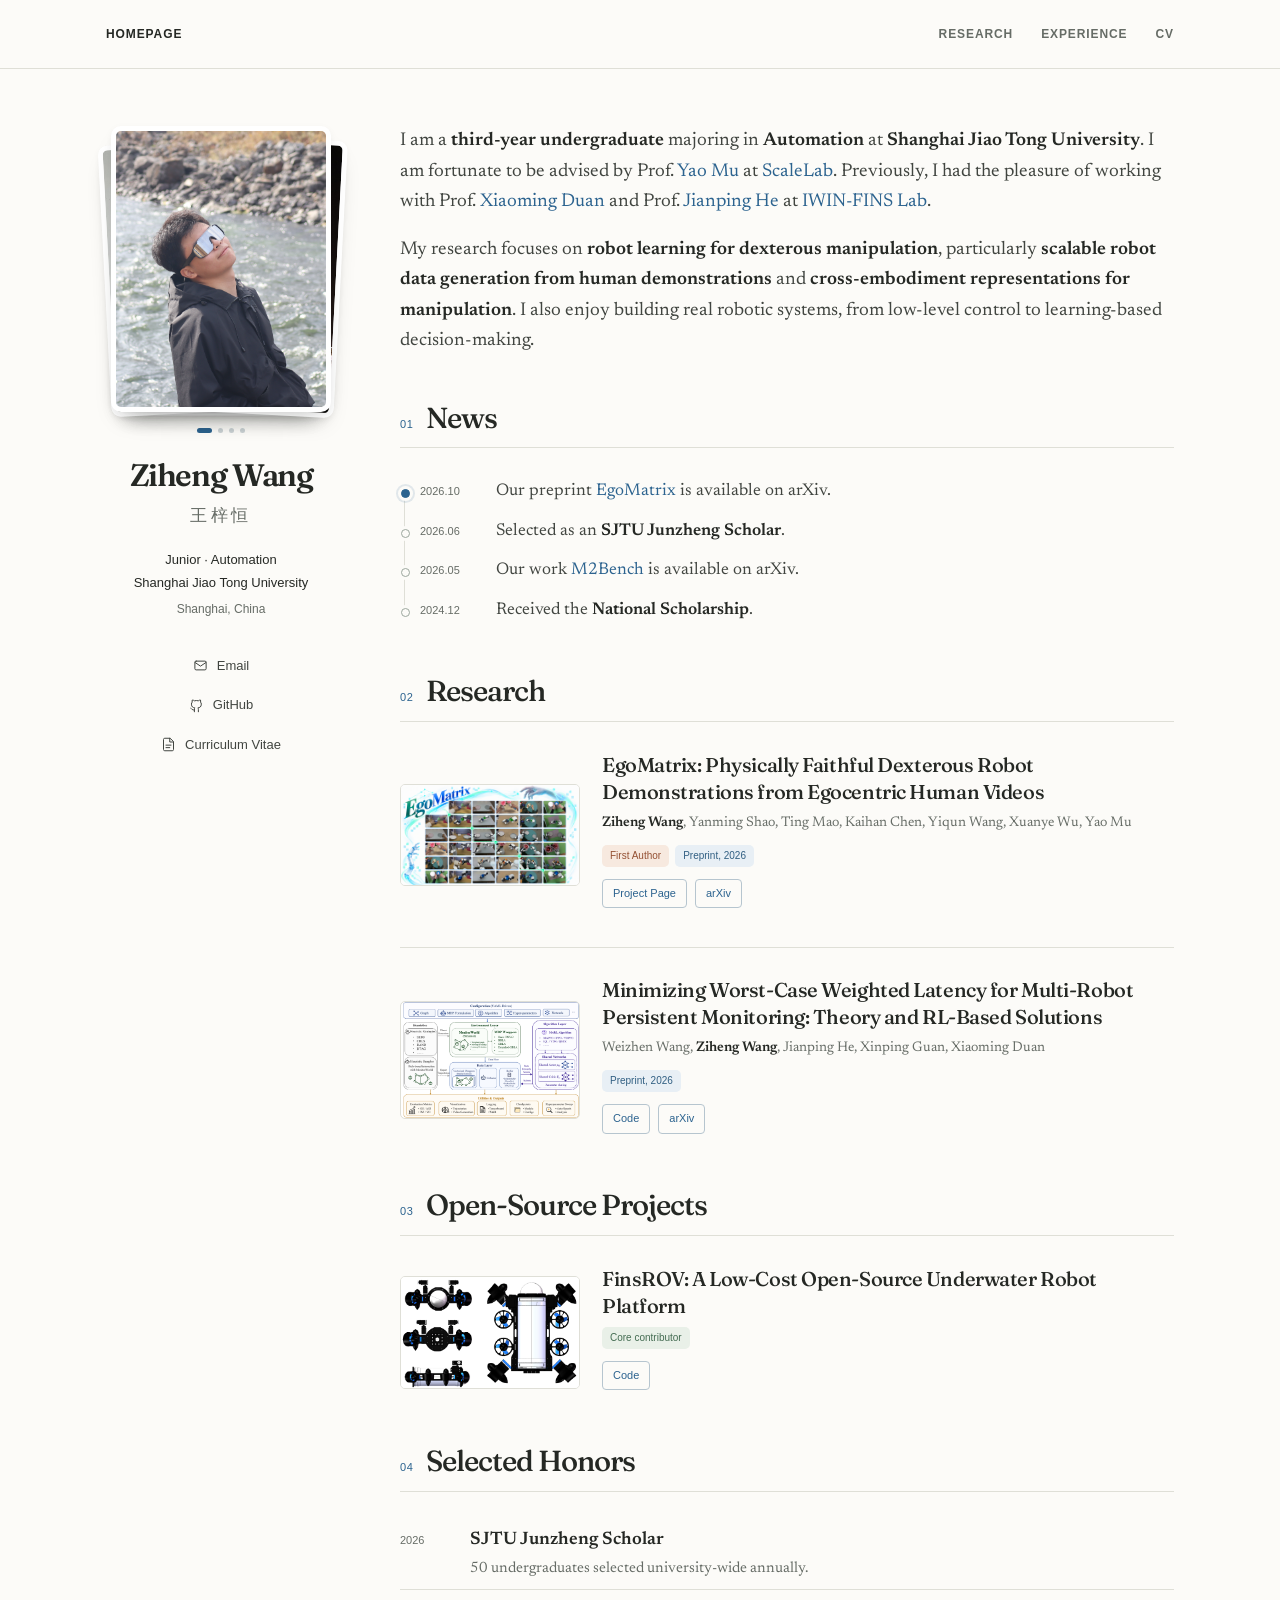
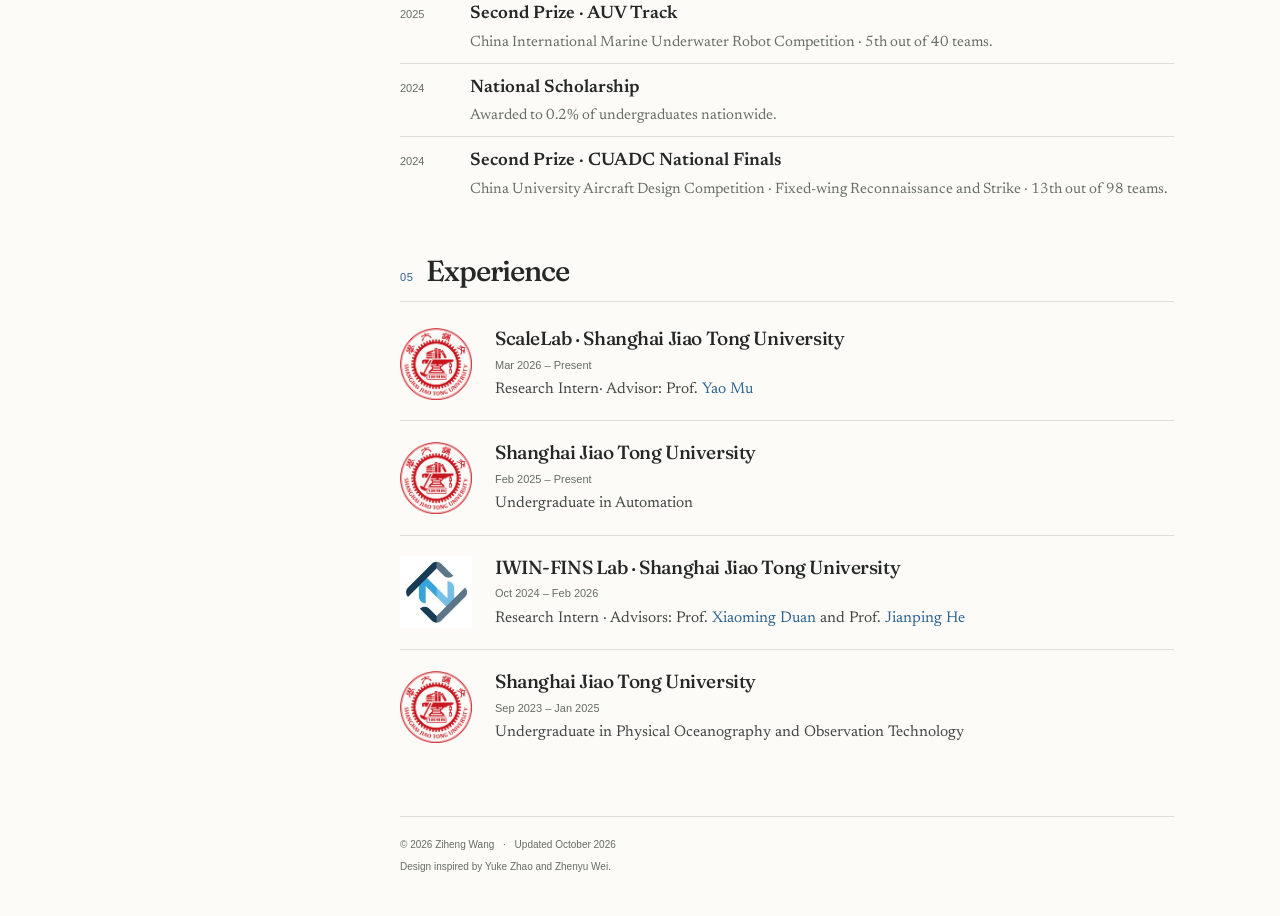
<file: index.html>
<!doctype html>
<html lang="en">
<head>
  <meta charset="utf-8">
  <meta name="viewport" content="width=device-width, initial-scale=1">
  <meta name="description" content="Ziheng Wang, a third-year undergraduate majoring in Automation at Shanghai Jiao Tong University. Research in robot learning for dexterous manipulation.">
  <meta name="theme-color" content="#fcfbf8">
  <meta property="og:type" content="website">
  <meta property="og:title" content="Ziheng Wang | 王梓恒">
  <meta property="og:description" content="Robot learning for dexterous manipulation. Third-year undergraduate at Shanghai Jiao Tong University.">
  <meta property="og:url" content="https://spikew726.github.io/">
  <title>Ziheng Wang | 王梓恒</title>
  <link rel="icon" href="assets/favicon.svg" type="image/svg+xml">
  <link rel="stylesheet" href="style.css?v=portrait-stack-1">
  <script src="portrait.js?v=portrait-stack-1" defer></script>
</head>
<body id="top">
  <a class="skip-link" href="#main">Skip to content</a>
  <header class="topbar">
    <nav class="navigation" aria-label="Main navigation">
      <a class="nav-home" href="#top">Homepage</a>
      <div class="nav-sections">
        <a href="#research">Research</a>
        <a href="#experience">Experience</a>
        <a href="assets/Ziheng_Wang_CV.pdf" target="_blank" rel="noopener">CV</a>
      </div>
    </nav>
  </header>

  <div class="layout">
    <aside class="profile" aria-label="About Ziheng Wang">
      <div class="portrait-gallery">
        <button class="portrait" type="button" disabled aria-label="Browse personal photos" title="Click for the next photo, or use the left and right arrow keys">
          <span class="portrait-card" data-position="0">
            <span class="portrait-window"><img src="assets/portrait.jpg" alt="Ziheng Wang by a river in Inner Mongolia" fetchpriority="high" draggable="false" style="--position: 43% center; --zoom: 1.2"></span>
          </span>
          <span class="portrait-card" data-position="1" aria-hidden="true" hidden>
            <span class="portrait-window"><img src="assets/homepage2.jpg" alt="Ziheng Wang in front of the Shanghai skyline at night" fetchpriority="low" draggable="false" style="--position: 25% center"></span>
          </span>
          <span class="portrait-card" data-position="2" aria-hidden="true" hidden>
            <span class="portrait-window"><img src="assets/homepage3.jpg" alt="Ziheng Wang giving a presentation" fetchpriority="low" draggable="false" style="--position: 40% center"></span>
          </span>
          <span class="portrait-card" data-position="3" aria-hidden="true" hidden>
            <span class="portrait-window"><img src="assets/homepage4.jpg" alt="Ziheng Wang smiling and making a peace sign" fetchpriority="low" draggable="false"></span>
          </span>
        </button>
        <div class="portrait-dots" aria-hidden="true" hidden>
          <span class="is-current"></span><span></span><span></span><span></span>
        </div>
        <span class="visually-hidden" id="portrait-status" aria-live="polite"></span>
      </div>
      <h1>Ziheng Wang <span class="chinese-name" lang="zh-CN">王梓恒</span></h1>
      <p class="affiliation">Junior · Automation<br>Shanghai Jiao Tong University</p>
      <p class="location">Shanghai, China</p>
      <ul class="profile-links">
        <li><a href="mailto:wzh0726@sjtu.edu.cn"><svg viewBox="0 0 24 24" aria-hidden="true"><rect x="3" y="5" width="18" height="14" rx="2"/><path d="m3 7 9 6 9-6"/></svg>Email</a></li>
        <li><a href="https://github.com/SpikeW726" target="_blank" rel="noopener"><svg viewBox="0 0 24 24" aria-hidden="true"><path d="M9 19c-4.3 1.3-4.3-2.2-6-2.7M15 22v-3.9c0-1.1-.4-1.9-.8-2.3 2.7-.3 5.5-1.3 5.5-6a4.7 4.7 0 0 0-1.3-3.3 4.3 4.3 0 0 0-.1-3.3s-1-.3-3.4 1.3a11.5 11.5 0 0 0-6.2 0C6.3 2.9 5.3 3.2 5.3 3.2a4.3 4.3 0 0 0-.1 3.3 4.7 4.7 0 0 0-1.3 3.3c0 4.7 2.8 5.7 5.5 6-.4.4-.8 1.2-.8 2.3V22"/></svg>GitHub</a></li>
        <li><a href="assets/Ziheng_Wang_CV.pdf" target="_blank" rel="noopener"><svg viewBox="0 0 24 24" aria-hidden="true"><path d="M14 2H6a2 2 0 0 0-2 2v16a2 2 0 0 0 2 2h12a2 2 0 0 0 2-2V8z"/><path d="M14 2v6h6M8 13h8M8 17h6"/></svg>Curriculum Vitae</a></li>
      </ul>
    </aside>

    <main id="main">
      <section class="about" id="about" aria-label="Introduction">
        <p>I am a <strong>third-year undergraduate</strong> majoring in <strong>Automation</strong> at <strong>Shanghai Jiao Tong University</strong>. I am fortunate to be advised by Prof. <a href="https://yaomarkmu.github.io/" target="_blank" rel="noopener">Yao Mu</a> at <a href="https://scalelab-sjtu.github.io/" target="_blank" rel="noopener">ScaleLab</a>. Previously, I had the pleasure of working with Prof. <a href="https://xmduan.github.io/" target="_blank" rel="noopener">Xiaoming Duan</a> and Prof. <a href="https://iwin-fins.com/" target="_blank" rel="noopener">Jianping He</a> at <a href="https://iwin-fins.com/" target="_blank" rel="noopener">IWIN-FINS Lab</a>.</p>
        <p>My research focuses on <strong>robot learning for dexterous manipulation</strong>, particularly <strong>scalable robot data generation from human demonstrations</strong> and <strong>cross-embodiment representations for manipulation</strong>. I also enjoy building real robotic systems, from low-level control to learning-based decision-making.</p>
      </section>

      <section id="news">
        <h2><span class="section-number" aria-hidden="true">01</span>News</h2>
        <ul class="news-list">
          <li><time datetime="2026-10">2026.10</time><span>Our preprint <a href="https://arxiv.org/abs/2610.18822" target="_blank" rel="noopener">EgoMatrix</a> is available on arXiv.</span></li>
          <li><time datetime="2026-06">2026.06</time><span>Selected as an <strong>SJTU Junzheng Scholar</strong>.</span></li>
          <li><time datetime="2026-05">2026.05</time><span>Our work <a href="https://arxiv.org/abs/2605.09633" target="_blank" rel="noopener">M2Bench</a> is available on arXiv.</span></li>
          <li><time datetime="2024-12">2024.12</time><span>Received the <strong>National Scholarship</strong>.</span></li>
        </ul>
      </section>

      <section id="research">
        <h2><span class="section-number" aria-hidden="true">02</span>Research</h2>
        <article class="research-item">
          <a class="research-visual" href="https://spikew726.github.io/EgoMatrix/" target="_blank" rel="noopener" aria-label="Explore the EgoMatrix project">
            <img src="EgoMatrix/assets/images/teaser.png" width="6688" height="3764" alt="EgoMatrix teaser: human demonstrations and corresponding robot observations in different scenes." loading="lazy">
          </a>
          <div class="research-copy">
            <h3><a href="https://spikew726.github.io/EgoMatrix/" target="_blank" rel="noopener">EgoMatrix: Physically Faithful Dexterous Robot Demonstrations from Egocentric Human Videos</a></h3>
            <p class="authors"><strong>Ziheng Wang</strong>, Yanming Shao, Ting Mao, Kaihan Chen, Yiqun Wang, Xuanye Wu, Yao Mu</p>
            <p class="venue"><span class="badge badge-author">First Author</span><span class="badge badge-preprint">Preprint, 2026</span></p>
            <p class="project-links"><a href="https://spikew726.github.io/EgoMatrix/" target="_blank" rel="noopener">Project Page</a><a href="https://arxiv.org/abs/2610.18822" target="_blank" rel="noopener">arXiv</a></p>
          </div>
        </article>

        <article class="research-item">
          <a class="research-visual" href="https://github.com/SpikeW726/M2Bench/" target="_blank" rel="noopener" aria-label="Explore the M2Bench code and architecture">
            <img src="assets/images/m2bench.png" alt="M2Bench platform architecture, from the project README." loading="lazy">
          </a>
          <div class="research-copy">
            <h3><a href="https://arxiv.org/abs/2605.09633" target="_blank" rel="noopener">Minimizing Worst-Case Weighted Latency for Multi-Robot Persistent Monitoring: Theory and RL-Based Solutions</a></h3>
            <p class="authors">Weizhen Wang, <strong>Ziheng Wang</strong>, Jianping He, Xinping Guan, Xiaoming Duan</p>
            <p class="venue"><span class="badge badge-preprint">Preprint, 2026</span></p>
            <p class="project-links"><a href="https://github.com/SpikeW726/M2Bench/" target="_blank" rel="noopener">Code</a><a href="https://arxiv.org/abs/2605.09633" target="_blank" rel="noopener">arXiv</a></p>
          </div>
        </article>
      </section>

      <section id="projects">
        <h2><span class="section-number" aria-hidden="true">03</span>Open-Source Projects</h2>
        <article class="research-item">
          <a class="research-visual" href="https://github.com/IWIN-FINS/FinsROV-An-Underwater-Camera-Based-Multi-Robot-Platform" target="_blank" rel="noopener" aria-label="Explore the FinsROV platform">
            <img src="assets/images/finsrov.png" width="1152" height="723" alt="FinsROV underwater robot: views of the eight-thruster platform from its project README." loading="lazy">
          </a>
          <div class="research-copy">
            <h3><a href="https://github.com/IWIN-FINS/FinsROV-An-Underwater-Camera-Based-Multi-Robot-Platform" target="_blank" rel="noopener">FinsROV: A Low-Cost Open-Source Underwater Robot Platform</a></h3>
            <p class="venue"><span class="badge badge-contributor">Core contributor</span></p>
            <p class="project-links"><a href="https://github.com/IWIN-FINS/FinsROV-An-Underwater-Camera-Based-Multi-Robot-Platform" target="_blank" rel="noopener">Code</a></p>
          </div>
        </article>
      </section>

      <section id="honors">
        <h2><span class="section-number" aria-hidden="true">04</span>Selected Honors</h2>
        <ul class="honors-list">
          <li><time datetime="2026">2026</time><div><strong>SJTU Junzheng Scholar</strong><p>50 undergraduates selected university-wide annually.</p></div></li>
          <li><time datetime="2025">2025</time><div><strong>Second Prize · AUV Track</strong><p>China International Marine Underwater Robot Competition · 5th out of 40 teams.</p></div></li>
          <li><time datetime="2024">2024</time><div><strong>National Scholarship</strong><p>Awarded to 0.2% of undergraduates nationwide.</p></div></li>
          <li><time datetime="2024">2024</time><div><strong>Second Prize · CUADC National Finals</strong><p>China University Aircraft Design Competition · Fixed-wing Reconnaissance and Strike · 13th out of 98 teams.</p></div></li>
        </ul>
      </section>

      <section id="experience">
        <h2><span class="section-number" aria-hidden="true">05</span>Experience</h2>
        <div class="experience-list">
          <article class="experience-item">
            <img src="assets/logos/sjtu.png" width="72" height="72" alt="Shanghai Jiao Tong University emblem" loading="lazy">
            <div>
              <h3><a href="https://scalelab-sjtu.github.io/" target="_blank" rel="noopener">ScaleLab</a> · Shanghai Jiao Tong University</h3>
              <p class="period">Mar 2026 – Present</p>
              <p>Research Intern· Advisor: Prof. <a href="https://yaomarkmu.github.io/" target="_blank" rel="noopener">Yao Mu</a></p>
            </div>
          </article>
          <article class="experience-item">
            <img src="assets/logos/sjtu.png" width="72" height="72" alt="Shanghai Jiao Tong University emblem" loading="lazy">
            <div>
              <h3>Shanghai Jiao Tong University</h3>
              <p class="period">Feb 2025 – Present</p>
              <p>Undergraduate in Automation</p>
            </div>
          </article>
          <article class="experience-item">
            <img src="assets/logos/iwin-fins.jpg" width="72" height="72" alt="IWIN-FINS Lab logo" loading="lazy">
            <div>
              <h3><a href="https://iwin-fins.com/" target="_blank" rel="noopener">IWIN-FINS Lab</a> · Shanghai Jiao Tong University</h3>
              <p class="period">Oct 2024 – Feb 2026</p>
              <p>Research Intern · Advisors: Prof. <a href="https://xmduan.github.io/" target="_blank" rel="noopener">Xiaoming Duan</a> and Prof. <a href="https://iwin-fins.com/" target="_blank" rel="noopener">Jianping He</a></p>
            </div>
          </article>
          <article class="experience-item">
            <img src="assets/logos/sjtu.png" width="72" height="72" alt="Shanghai Jiao Tong University emblem" loading="lazy">
            <div>
              <h3>Shanghai Jiao Tong University</h3>
              <p class="period">Sep 2023 – Jan 2025</p>
              <p>Undergraduate in Physical Oceanography and Observation Technology</p>
            </div>
          </article>
        </div>
      </section>

      <footer>
        <p>© 2026 Ziheng Wang <span aria-hidden="true">·</span> Updated October 2026</p>
        <p>Design inspired by <a href="https://hzeroyuke.github.io/index.html" target="_blank" rel="noopener">Yuke Zhao</a> and <a href="https://zhenyuwei2003.github.io/" target="_blank" rel="noopener">Zhenyu Wei</a>.</p>
      </footer>
    </main>
  </div>
</body>
</html>
</file>
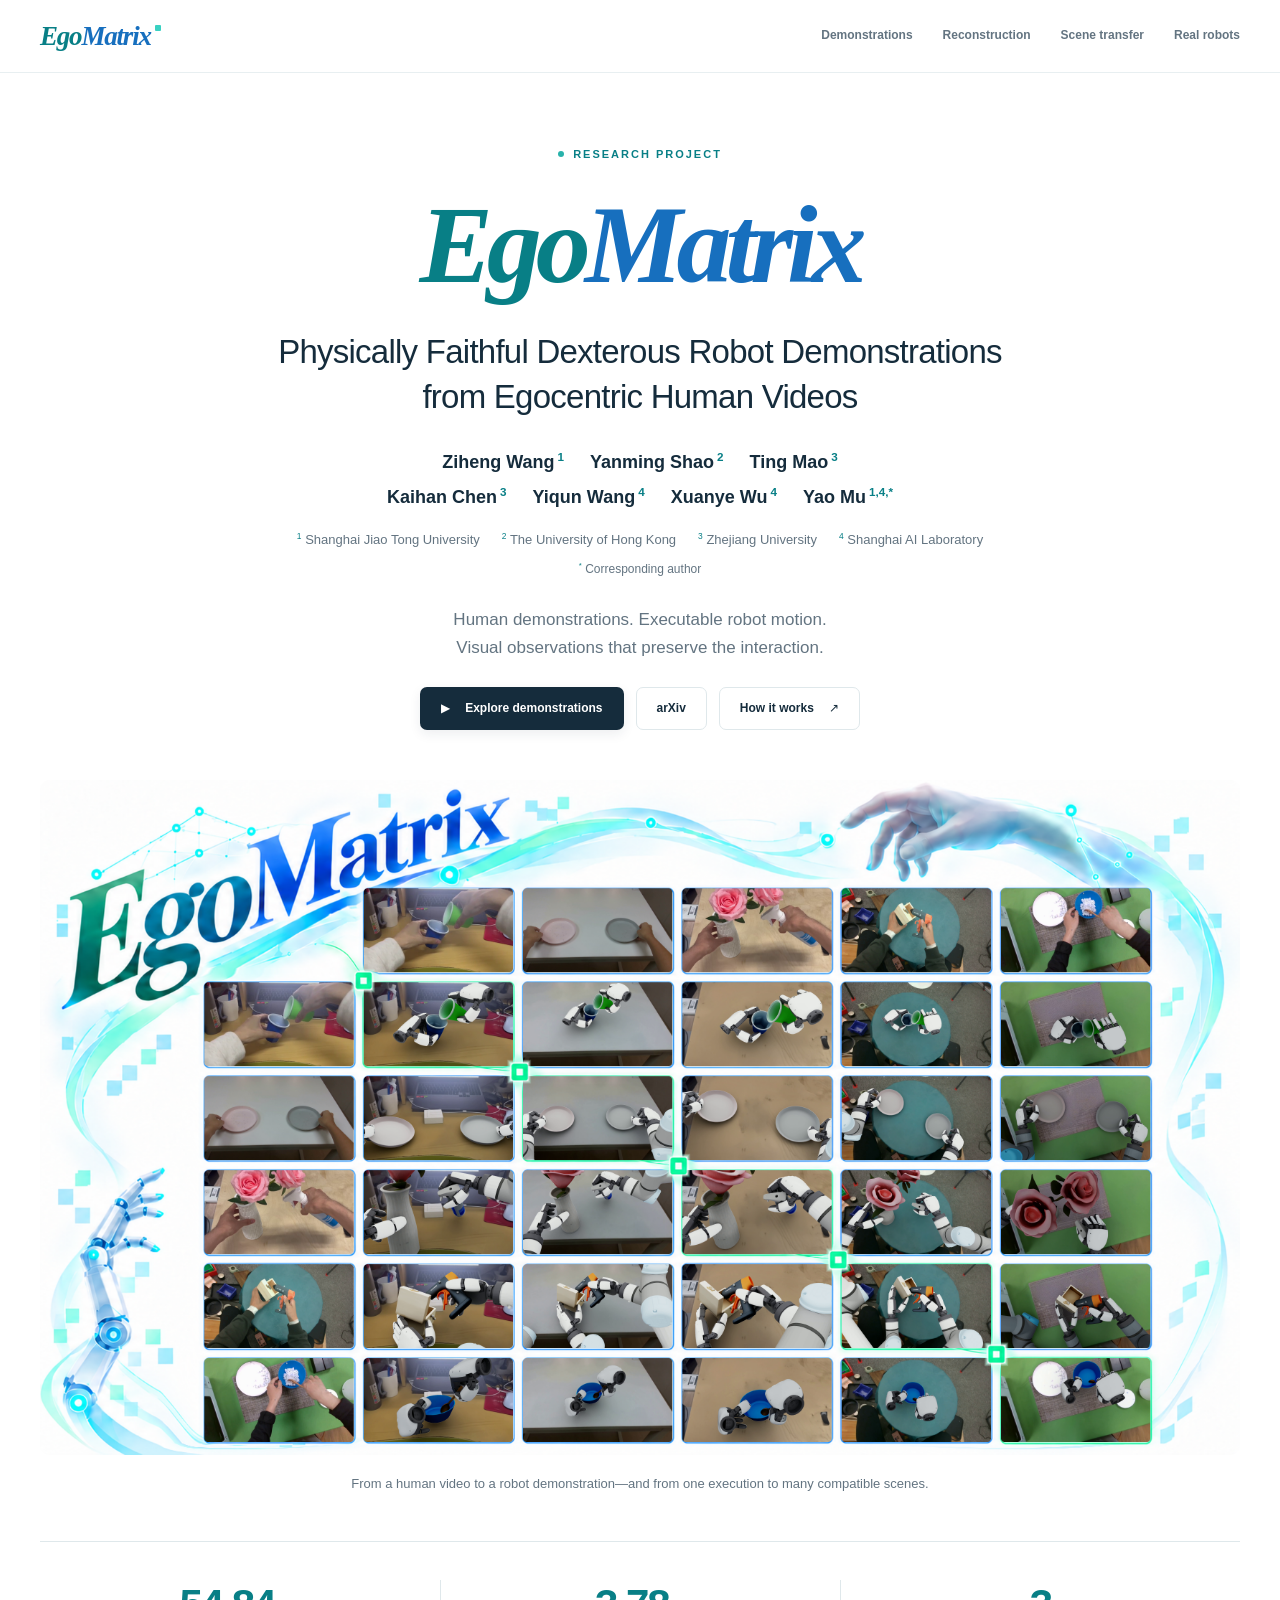
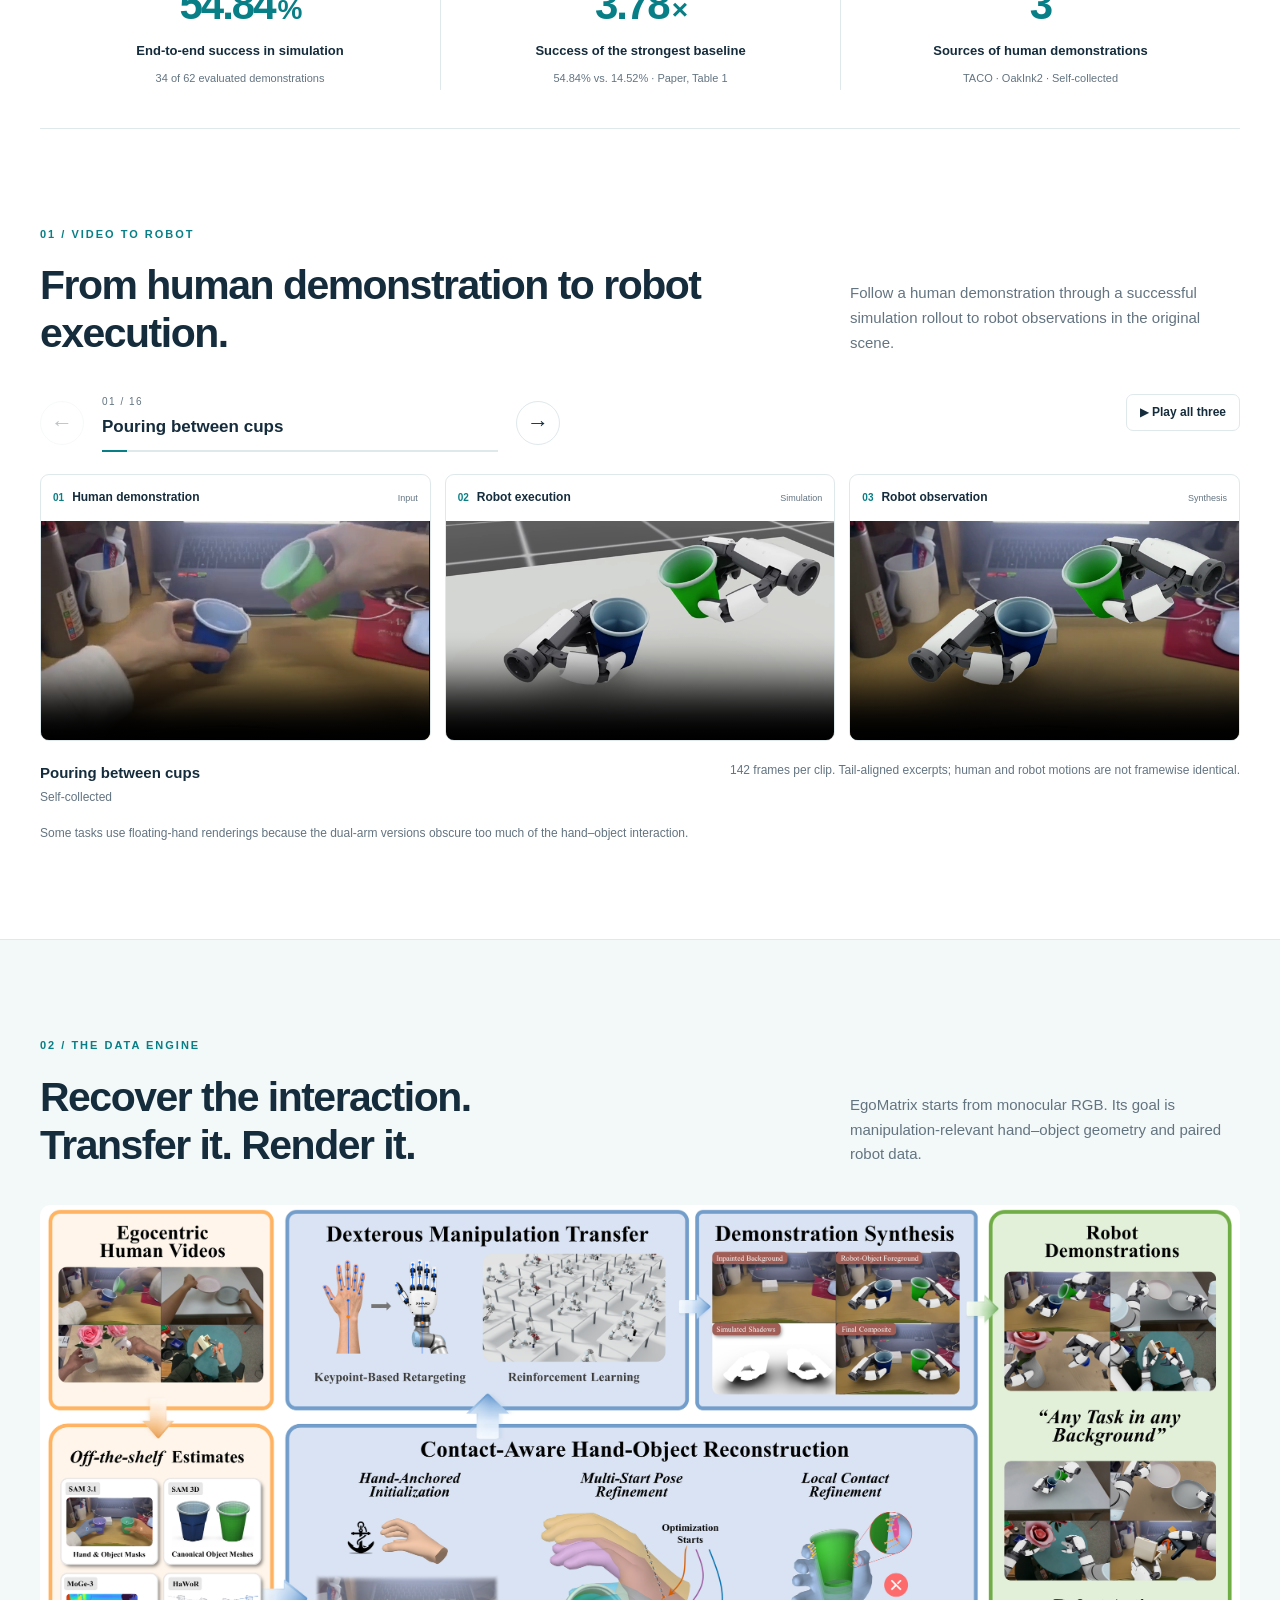
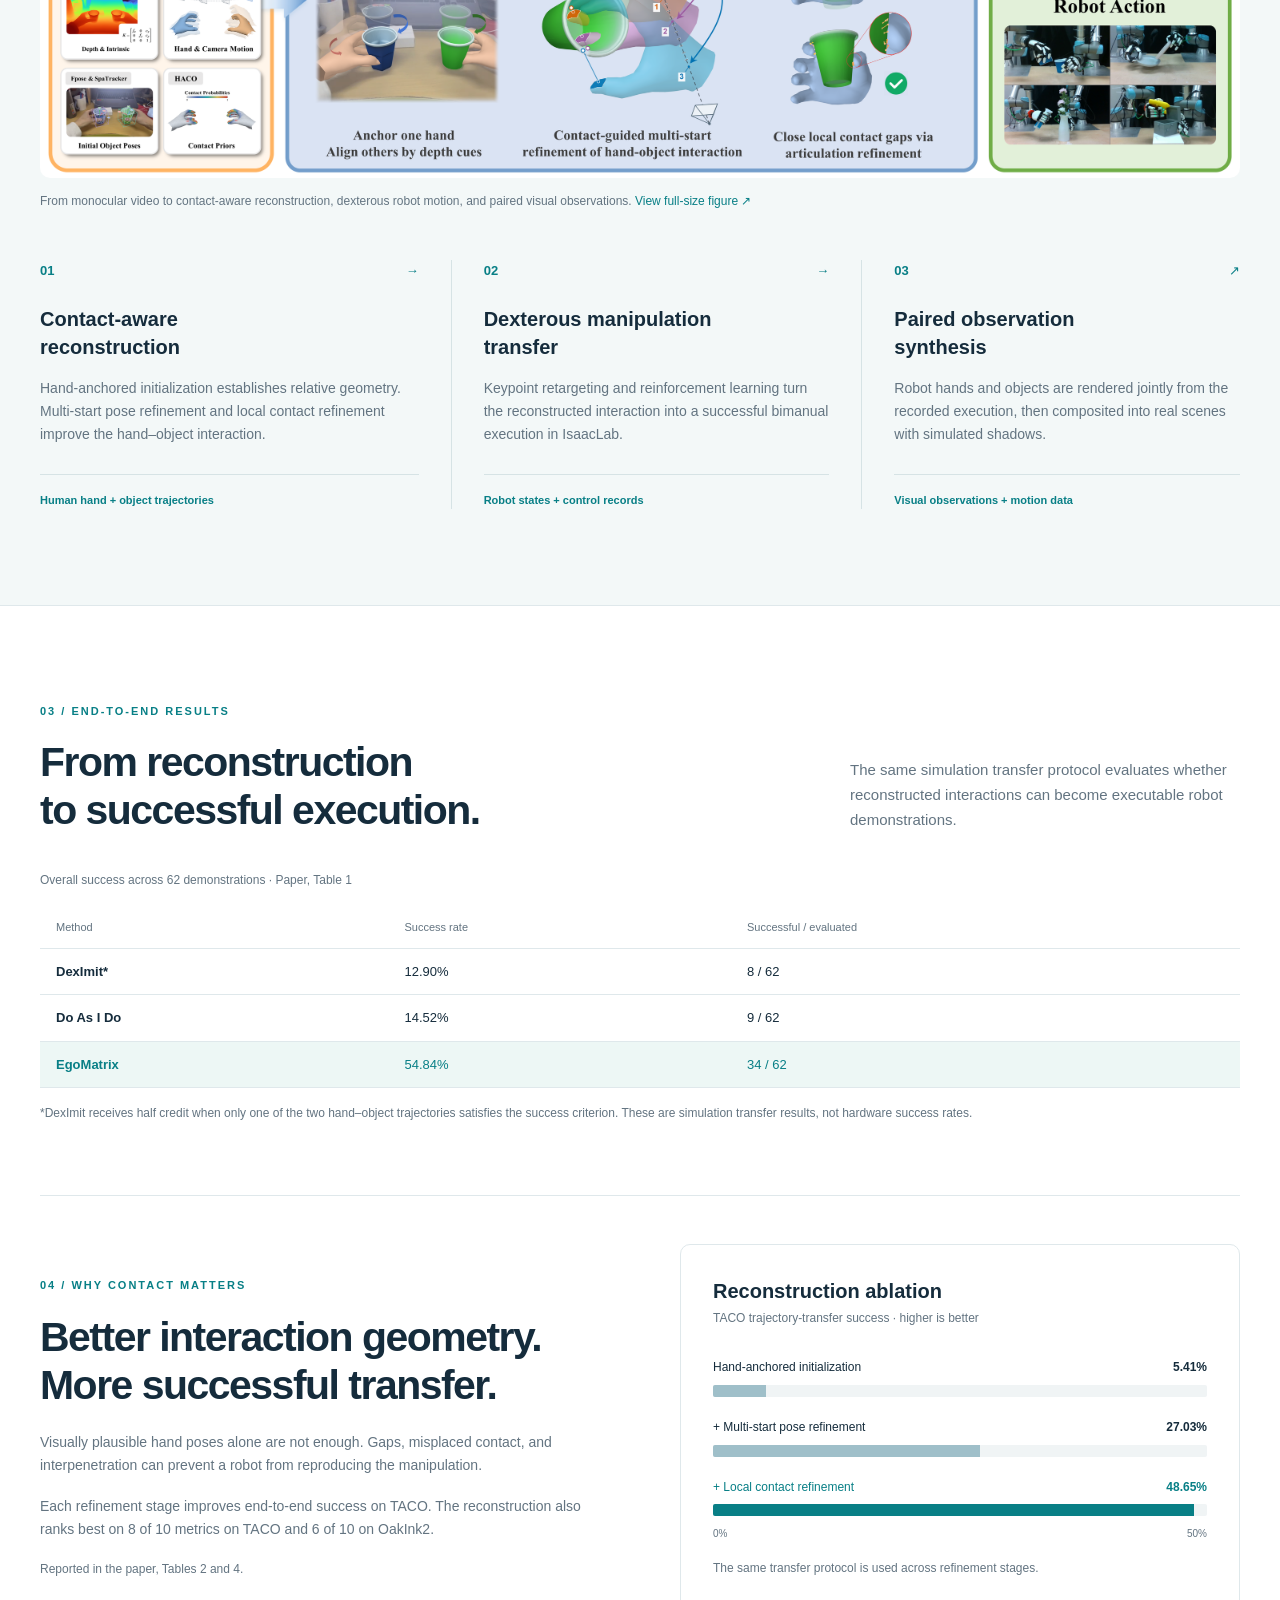
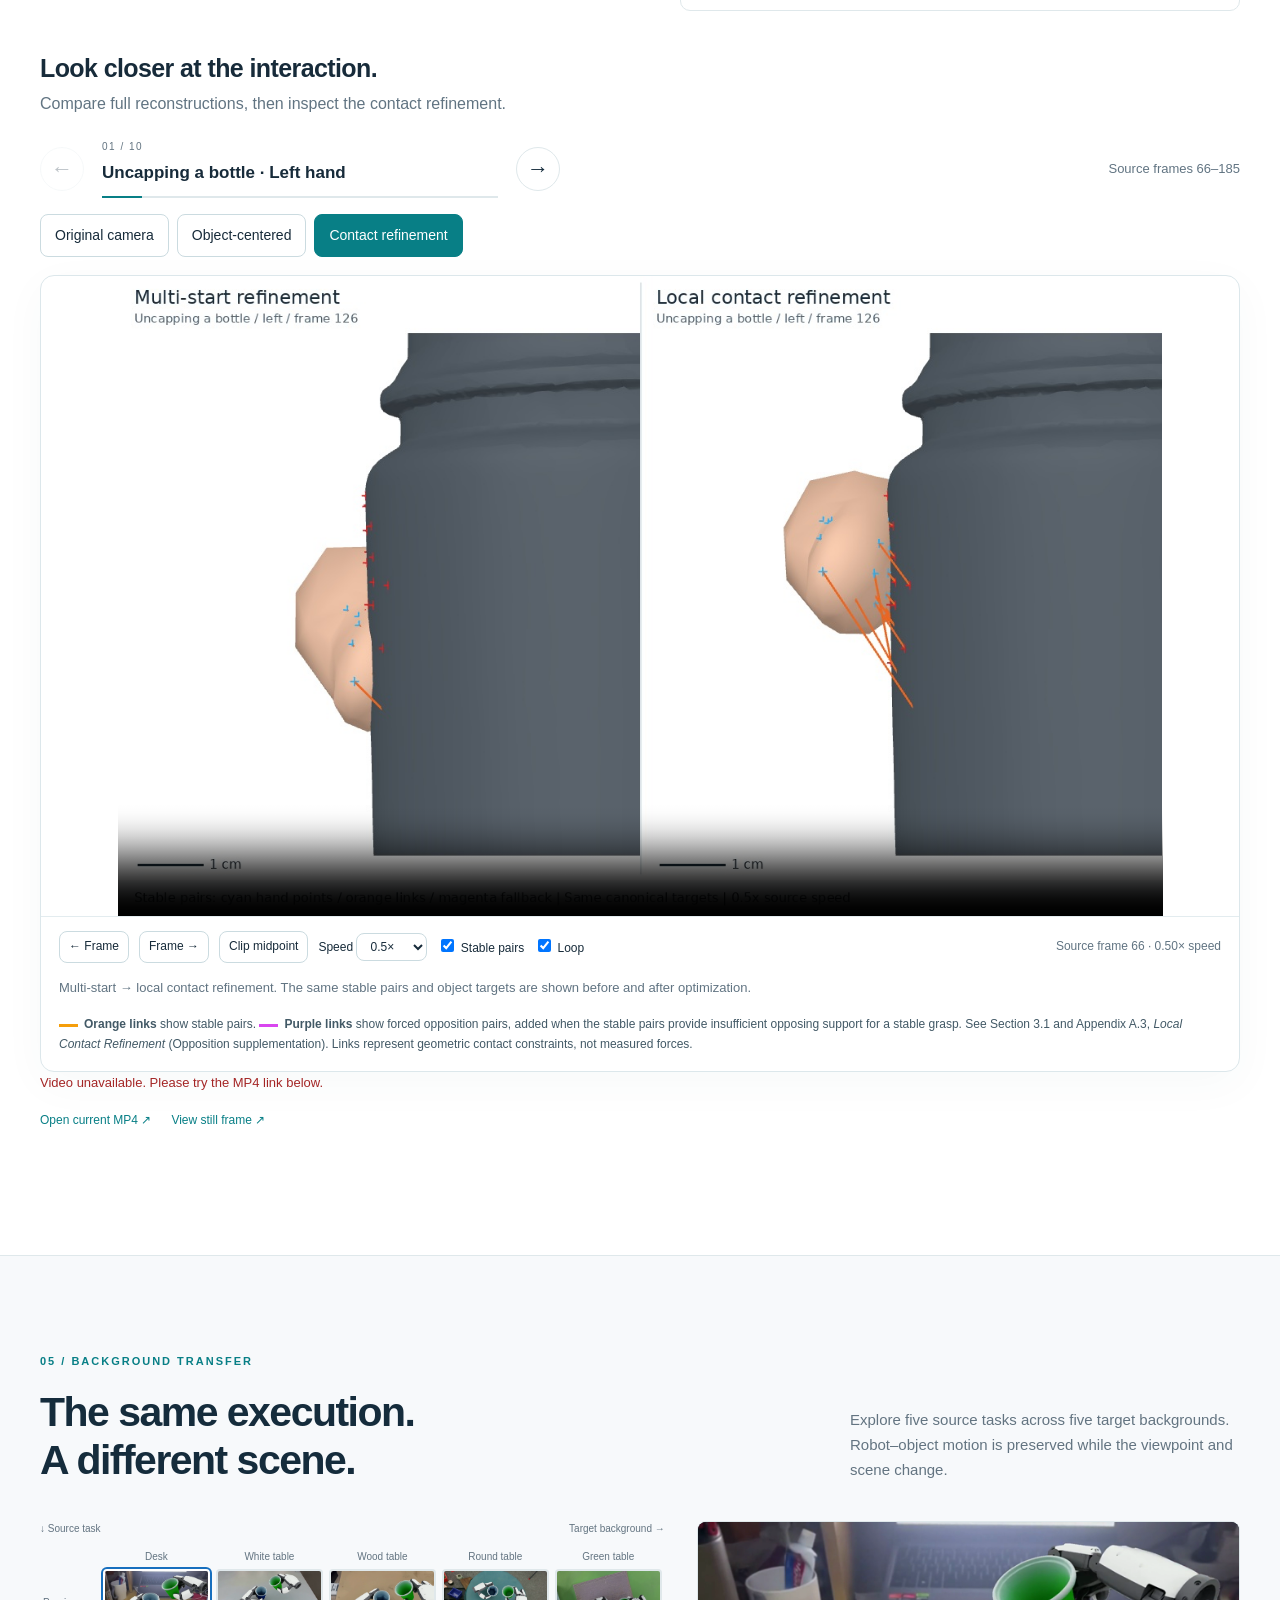
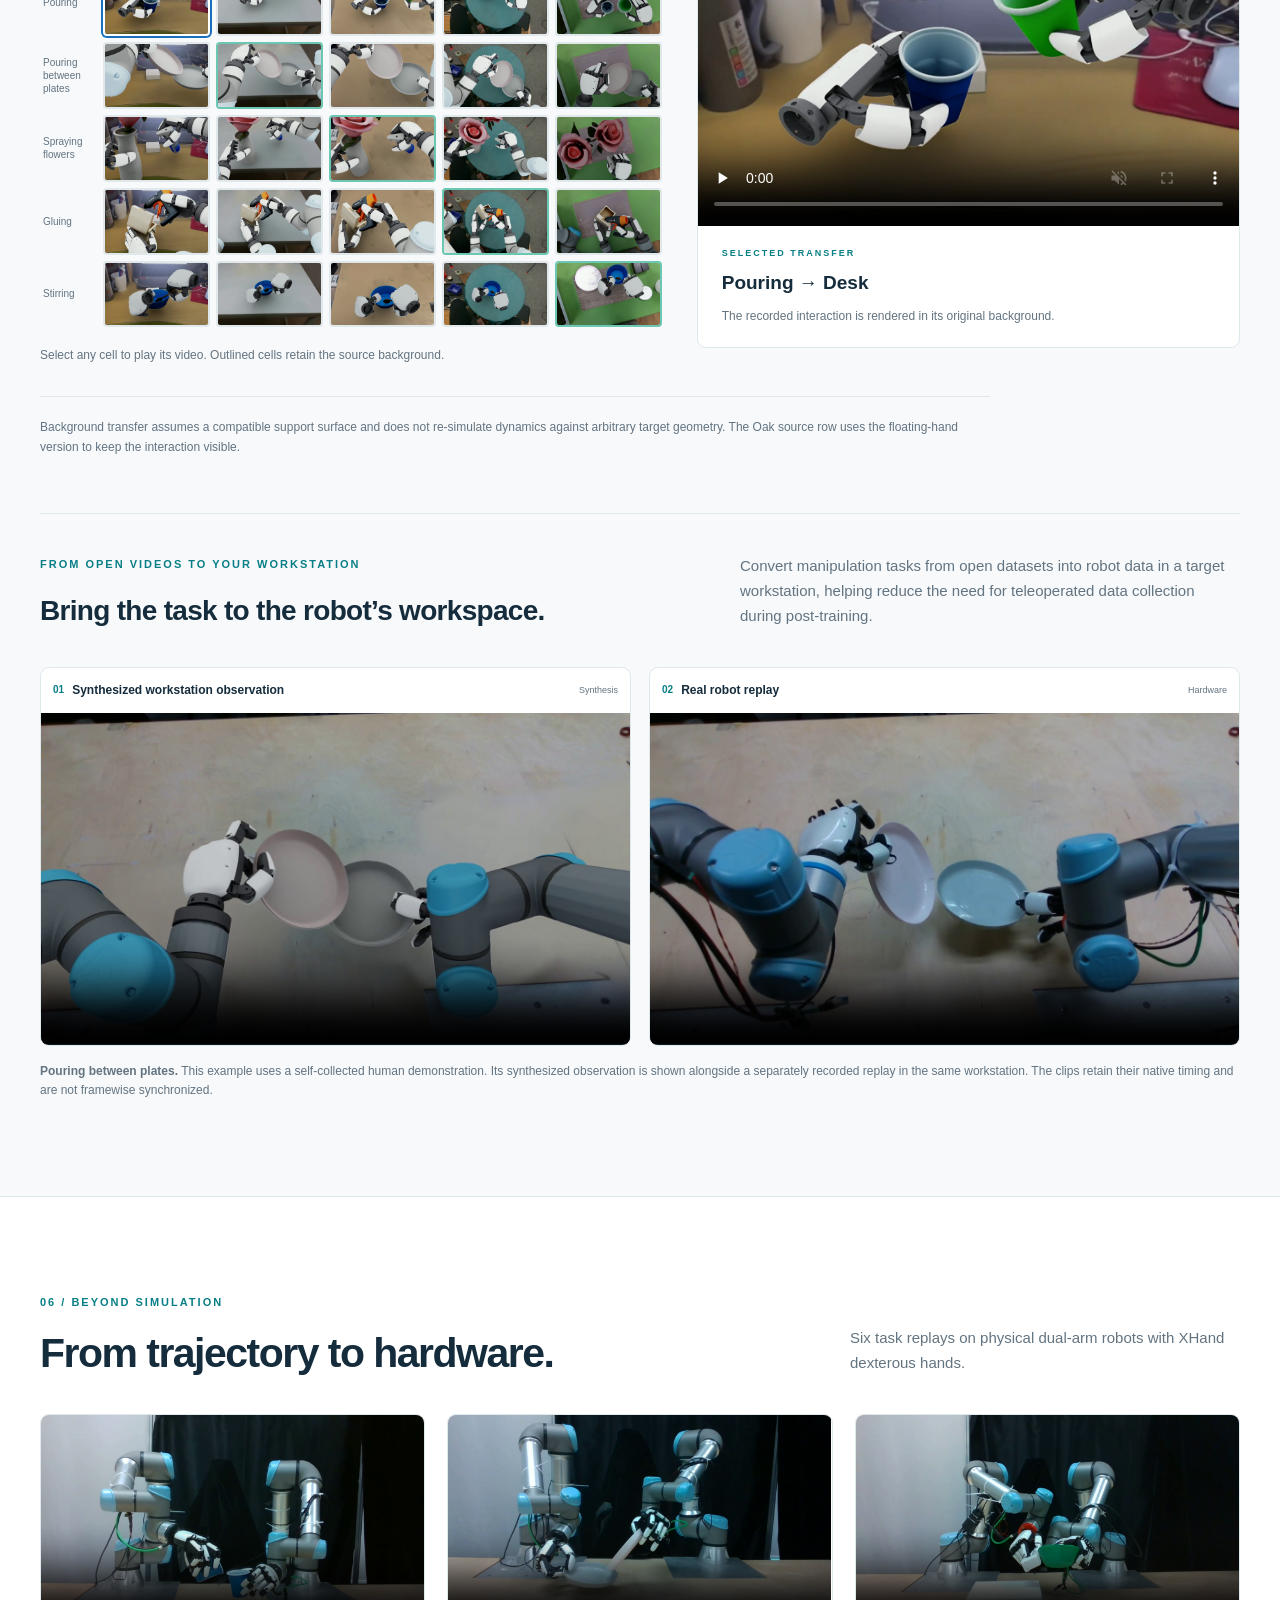
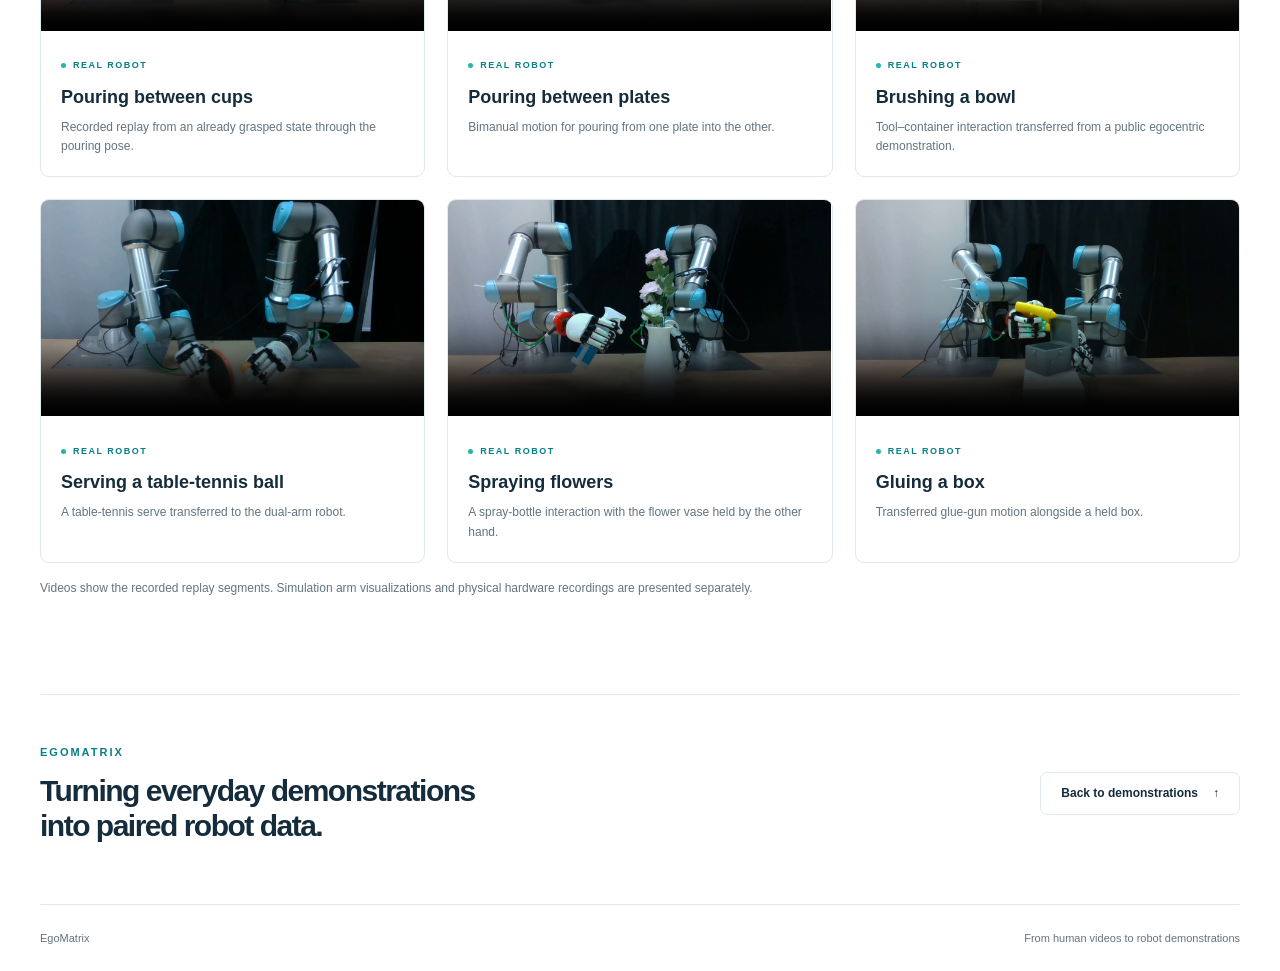
<file: EgoMatrix/index.html>
<!doctype html>
<html lang="en">
<head>
  <meta charset="utf-8">
  <meta name="viewport" content="width=device-width, initial-scale=1">
  <meta name="description" content="EgoMatrix converts egocentric human videos into bimanual dexterous robot trajectories and paired visual observations.">
  <meta name="theme-color" content="#087f86">
  <title>EgoMatrix — From Human Videos to Robot Demonstrations</title>
  <link rel="stylesheet" href="style.css">
  <link rel="stylesheet" href="reconstruction-viewer.css">
  <script src="demo-catalog.js" defer></script>
  <script src="task-carousel.js" defer></script>
  <script src="app.js" defer></script>
  <script src="reconstruction-catalog.js" defer></script>
  <script src="reconstruction-viewer.js" defer></script>
</head>
<body>
  <a class="skip-link" href="#main">Skip to content</a>
  <header class="site-header">
    <nav class="nav wrap" aria-label="Main navigation">
      <a class="wordmark" href="#top" aria-label="EgoMatrix home">Ego<span>Matrix</span><i aria-hidden="true"></i></a>
      <div class="nav-links"><a href="#demos">Demonstrations</a><a href="#reconstruction">Reconstruction</a><a href="#scenes">Scene transfer</a><a href="#hardware">Real robots</a></div>
    </nav>
  </header>
  <main id="main">
    <section class="hero wrap" id="top">
      <p class="eyebrow"><span class="status-dot"></span> Research project</p>
      <h1><span class="hero-brand">Ego<span>Matrix</span></span><span class="hero-title">Physically Faithful Dexterous Robot Demonstrations<br class="desktop-break"> from Egocentric Human Videos</span></h1>
      <div class="authors" aria-label="Authors and affiliations">
        <p class="author-row">
          <span>Ziheng Wang<sup>1</sup></span>
          <span>Yanming Shao<sup>2</sup></span>
          <span>Ting Mao<sup>3</sup></span>
        </p>
        <p class="author-row">
          <span>Kaihan Chen<sup>3</sup></span>
          <span>Yiqun Wang<sup>4</sup></span>
          <span>Xuanye Wu<sup>4</sup></span>
          <span>Yao Mu<sup>1,4,*</sup></span>
        </p>
        <p class="affiliations">
          <span><sup>1</sup> Shanghai Jiao Tong University</span>
          <span><sup>2</sup> The University of Hong Kong</span>
          <span><sup>3</sup> Zhejiang University</span>
          <span><sup>4</sup> Shanghai AI Laboratory</span>
        </p>
        <p class="author-note"><sup>*</sup> Corresponding author</p>
      </div>
      <p class="hero-description">Human demonstrations. Executable robot motion.<br>Visual observations that preserve the interaction.</p>
      <div class="hero-actions"><a class="button primary" href="#demos"><span aria-hidden="true">▶</span> Explore demonstrations</a><a class="button secondary" href="https://arxiv.org/abs/2610.18822" target="_blank" rel="noopener">arXiv</a><a class="button secondary" href="#method">How it works <span aria-hidden="true">↗</span></a></div>
      <figure class="teaser"><img src="assets/images/teaser.png" width="1672" height="941" fetchpriority="high" alt="EgoMatrix: human demonstrations and corresponding robot executions synthesized across multiple real backgrounds."><figcaption>From a human video to a robot demonstration—and from one execution to many compatible scenes.</figcaption></figure>
    </section>

    <section class="summary wrap" aria-label="Research highlights">
      <div><strong>54.84<span>%</span></strong><p>End-to-end success in simulation</p><small>34 of 62 evaluated demonstrations</small></div>
      <div><strong>3.78<span>×</span></strong><p>Success of the strongest baseline</p><small>54.84% vs. 14.52% · Paper, Table 1</small></div>
      <div><strong>3</strong><p>Sources of human demonstrations</p><small>TACO · OakInk2 · Self-collected</small></div>
    </section>

    <section class="section wrap" id="demos">
      <div class="section-heading"><div><p class="eyebrow">01 / Video to robot</p><h2>From human demonstration to robot execution.</h2></div><p>Follow a human demonstration through a successful simulation rollout to robot observations in the original scene.</p></div>
      <div class="demo-toolbar"><div class="task-carousel" id="demo-carousel" role="group" aria-label="Browse demonstrations" tabindex="0"><button type="button" data-previous aria-label="Previous demonstration">←</button><div class="carousel-label" aria-live="polite"><span data-count>01 / 16</span><strong data-title>Pouring between cups</strong><div class="carousel-track" aria-hidden="true"><span data-progress></span></div></div><button type="button" data-next aria-label="Next demonstration">→</button></div><button class="button small secondary" id="play-demo" type="button">▶ Play all three</button></div>
      <div class="triplet" id="demo-panels">
        <figure class="video-card"><figcaption><span class="step">01</span> Human demonstration<span class="media-kind">Input</span></figcaption><video id="human-video" controls playsinline muted preload="none" poster="assets/demos-tail-v1/bi4_pour_cups/01_human.png" src="assets/demos-tail-v1/bi4_pour_cups/01_human.mp4" aria-label="Human demonstration"></video></figure>
        <figure class="video-card"><figcaption><span class="step">02</span> Robot execution<span class="media-kind">Simulation</span></figcaption><video id="simulation-video" controls playsinline muted preload="none" poster="assets/demos-v2/bi4_pour_cups/02_simulation.png" src="assets/demos-v2/bi4_pour_cups/02_simulation.mp4" aria-label="Robot simulation"></video></figure>
        <figure class="video-card"><figcaption><span class="step">03</span> Robot observation<span class="media-kind">Synthesis</span></figcaption><video id="synthesis-video" controls playsinline muted preload="none" poster="assets/demos-v2/bi4_pour_cups/03_fused_same_scene.png" src="assets/demos-v2/bi4_pour_cups/03_fused_same_scene.mp4" aria-label="Synthesized robot observation"></video></figure>
      </div>
      <div class="demo-caption"><p><strong id="demo-title">Pouring between cups</strong><span id="demo-dataset">Self-collected</span></p><p id="demo-note" aria-live="polite">Tail-aligned excerpts of the same task; human and robot motions are not framewise identical.</p></div>
      <p class="source-note">Some tasks use floating-hand renderings because the dual-arm versions obscure too much of the hand–object interaction.</p>
      <noscript><p>The cup-pouring demonstration is available above. Enable JavaScript to switch tasks and explore the scene matrix.</p></noscript>
    </section>

    <section class="method-band" id="method"><div class="wrap section">
      <div class="section-heading"><div><p class="eyebrow">02 / The data engine</p><h2>Recover the interaction.<br>Transfer it. Render it.</h2></div><p>EgoMatrix starts from monocular RGB. Its goal is manipulation-relevant hand–object geometry and paired robot data.</p></div>
      <figure class="method-overview"><a href="assets/images/method-overview.png" target="_blank" rel="noopener" aria-label="Open the method overview at full resolution"><img src="assets/images/method-overview.png" loading="lazy" alt="EgoMatrix pipeline: monocular video estimates feed hand-anchored initialization, multi-start pose refinement and local contact refinement. Keypoint retargeting and reinforcement learning transfer the interaction to a robot; rendering and background compositing produce paired robot demonstrations."></a><figcaption>From monocular video to contact-aware reconstruction, dexterous robot motion, and paired visual observations. <a href="assets/images/method-overview.png" target="_blank" rel="noopener">View full-size figure ↗</a></figcaption></figure>
      <div class="pipeline">
        <article><div class="pipeline-top"><span>01</span><span aria-hidden="true">→</span></div><h3>Contact-aware reconstruction</h3><p>Hand-anchored initialization establishes relative geometry. Multi-start pose refinement and local contact refinement improve the hand–object interaction.</p><div class="pipeline-output">Human hand + object trajectories</div></article>
        <article><div class="pipeline-top"><span>02</span><span aria-hidden="true">→</span></div><h3>Dexterous manipulation transfer</h3><p>Keypoint retargeting and reinforcement learning turn the reconstructed interaction into a successful bimanual execution in IsaacLab.</p><div class="pipeline-output">Robot states + control records</div></article>
        <article><div class="pipeline-top"><span>03</span><span aria-hidden="true">↗</span></div><h3>Paired observation synthesis</h3><p>Robot hands and objects are rendered jointly from the recorded execution, then composited into real scenes with simulated shadows.</p><div class="pipeline-output">Visual observations + motion data</div></article>
      </div>
    </div></section>

    <section class="section wrap" id="results">
      <div class="section-heading"><div><p class="eyebrow">03 / End-to-end results</p><h2>From reconstruction<br>to successful execution.</h2></div><p>The same simulation transfer protocol evaluates whether reconstructed interactions can become executable robot demonstrations.</p></div>
      <div class="table-scroll"><table><caption>Overall success across 62 demonstrations · Paper, Table 1</caption><thead><tr><th scope="col">Method</th><th scope="col">Success rate</th><th scope="col">Successful / evaluated</th></tr></thead><tbody><tr><th scope="row">DexImit*</th><td>12.90%</td><td>8 / 62</td></tr><tr><th scope="row">Do As I Do</th><td>14.52%</td><td>9 / 62</td></tr><tr class="ours"><th scope="row">EgoMatrix</th><td>54.84%</td><td>34 / 62</td></tr></tbody></table><p class="source-note">*DexImit receives half credit when only one of the two hand–object trajectories satisfies the success criterion. These are simulation transfer results, not hardware success rates.</p></div>
    </section>

    <section class="section wrap" id="reconstruction">
      <div class="evidence-layout"><div class="evidence-copy"><p class="eyebrow">04 / Why contact matters</p><h2>Better interaction geometry.<br>More successful transfer.</h2><p>Visually plausible hand poses alone are not enough. Gaps, misplaced contact, and interpenetration can prevent a robot from reproducing the manipulation.</p><p>Each refinement stage improves end-to-end success on TACO. The reconstruction also ranks best on 8 of 10 metrics on TACO and 6 of 10 on OakInk2.</p><p class="source-note">Reported in the paper, Tables 2 and 4.</p></div>
      <div class="evidence-panel"><h3>Reconstruction ablation</h3><p class="muted">TACO trajectory-transfer success · higher is better</p><div class="ablation-row"><div><span>Hand-anchored initialization</span><strong>5.41%</strong></div><div class="bar-track"><span style="width:10.82%"></span></div></div><div class="ablation-row"><div><span>+ Multi-start pose refinement</span><strong>27.03%</strong></div><div class="bar-track"><span style="width:54.06%"></span></div></div><div class="ablation-row final"><div><span>+ Local contact refinement</span><strong>48.65%</strong></div><div class="bar-track"><span style="width:97.3%"></span></div></div><div class="bar-axis"><span>0%</span><span>50%</span></div><p class="source-note">The same transfer protocol is used across refinement stages.</p></div></div>
      <div id="reconstruction-gallery"><p><a href="assets/reconstruction-showcase-final/Bi_task5_left/contact.mp4">View the bottle-uncapping contact comparison →</a>. Enable JavaScript to explore all reconstruction comparisons.</p></div>
    </section>

    <section class="section scene-section" id="scenes"><div class="wrap">
      <div class="section-heading"><div><p class="eyebrow">05 / Background transfer</p><h2>The same execution.<br>A different scene.</h2></div><p>Explore five source tasks across five target backgrounds. Robot–object motion is preserved while the viewpoint and scene change.</p></div>
      <div class="scene-layout"><div class="matrix-area"><div class="matrix-guide"><span>↓ Source task</span><span>Target background →</span></div><div class="matrix-scroll"><div class="matrix" id="scene-matrix" role="group" aria-label="Choose one of 25 source-task and target-background combinations"></div></div><p class="source-note">Select any cell to play its video. Outlined cells retain the source background.</p></div><figure class="scene-viewer"><video id="scene-video" controls playsinline muted preload="none" poster="assets/matrix-v2/posters/bi4_to_bi4.png" src="assets/matrix-v2/videos/bi4_to_bi4.mp4" aria-label="Selected background-transfer example"></video><figcaption><span class="eyebrow">Selected transfer</span><strong id="scene-title">Pouring → Desk</strong><p id="scene-note" aria-live="polite">The recorded interaction is rendered in its original background.</p></figcaption></figure></div>
      <p class="scope-note">Background transfer assumes a compatible support surface and does not re-simulate dynamics against arbitrary target geometry. The Oak source row uses the floating-hand version to keep the interaction visible.</p>
      <div class="workstation-showcase">
        <div class="section-heading"><div><p class="eyebrow">From open videos to your workstation</p><h3>Bring the task to the robot’s workspace.</h3></div><p>Convert manipulation tasks from open datasets into robot data in a target workstation, helping reduce the need for teleoperated data collection during post-training.</p></div>
        <div class="workstation-pair">
          <figure class="video-card"><figcaption><span class="step">01</span> Synthesized workstation observation<span class="media-kind">Synthesis</span></figcaption><video controls playsinline muted preload="none" poster="assets/workstation-plates/synthesized.png" src="assets/workstation-plates/synthesized.mp4" aria-label="Pouring between plates synthesized in the target real workstation"></video></figure>
          <figure class="video-card"><figcaption><span class="step">02</span> Real robot replay<span class="media-kind">Hardware</span></figcaption><video controls playsinline muted preload="none" poster="assets/workstation-plates/real-replay.png" src="assets/workstation-plates/real-replay.mp4" aria-label="Real-robot pouring between plates from the egocentric workstation camera"></video></figure>
        </div>
        <p class="source-note"><strong>Pouring between plates.</strong> This example uses a self-collected human demonstration. Its synthesized observation is shown alongside a separately recorded replay in the same workstation. The clips retain their native timing and are not framewise synchronized.</p>
      </div>
    </div></section>

    <section class="section wrap" id="hardware">
      <div class="section-heading"><div><p class="eyebrow">06 / Beyond simulation</p><h2>From trajectory to hardware.</h2></div><p>Six task replays on physical dual-arm robots with XHand dexterous hands.</p></div>
      <div class="hardware-grid">
        <figure><video controls playsinline muted preload="none" poster="assets/real-v2/cups.png" src="assets/real-v2/cups.mp4" aria-label="Real-robot cup manipulation"></video><figcaption><span class="real-badge">Real robot</span><h3>Pouring between cups</h3><p>Recorded replay from an already grasped state through the pouring pose.</p></figcaption></figure>
        <figure><video controls playsinline muted preload="none" poster="assets/real-v2/plates.png" src="assets/real-v2/plates.mp4" aria-label="Real-robot pouring between plates"></video><figcaption><span class="real-badge">Real robot</span><h3>Pouring between plates</h3><p>Bimanual motion for pouring from one plate into the other.</p></figcaption></figure>
        <figure><video controls playsinline muted preload="none" poster="assets/real-v2/bowl.png" src="assets/real-v2/bowl.mp4" aria-label="Real-robot brush and bowl manipulation"></video><figcaption><span class="real-badge">Real robot</span><h3>Brushing a bowl</h3><p>Tool–container interaction transferred from a public egocentric demonstration.</p></figcaption></figure>
        <figure><video controls playsinline muted preload="none" poster="assets/real-v2/paddle.png" src="assets/real-v2/paddle.mp4" aria-label="Real-robot table-tennis serve"></video><figcaption><span class="real-badge">Real robot</span><h3>Serving a table-tennis ball</h3><p>A table-tennis serve transferred to the dual-arm robot.</p></figcaption></figure>
        <figure><video controls playsinline muted preload="none" poster="assets/real-v2/flowers.png" src="assets/real-v2/flowers.mp4" aria-label="Real-robot flower spraying"></video><figcaption><span class="real-badge">Real robot</span><h3>Spraying flowers</h3><p>A spray-bottle interaction with the flower vase held by the other hand.</p></figcaption></figure>
        <figure><video controls playsinline muted preload="none" poster="assets/real-v2/glue.png" src="assets/real-v2/glue.mp4" aria-label="Real-robot glue-gun and box manipulation"></video><figcaption><span class="real-badge">Real robot</span><h3>Gluing a box</h3><p>Transferred glue-gun motion alongside a held box.</p></figcaption></figure>
      </div>
      <p class="source-note">Videos show the recorded replay segments. Simulation arm visualizations and physical hardware recordings are presented separately.</p>
    </section>
    <section class="closing wrap"><div><p class="eyebrow">EgoMatrix</p><h2>Turning everyday demonstrations<br>into paired robot data.</h2></div><a class="button secondary" href="#demos">Back to demonstrations <span aria-hidden="true">↑</span></a></section>
  </main>
  <footer class="wrap"><span>EgoMatrix</span><span>From human videos to robot demonstrations</span></footer>
</body>
</html>
</file>
<file: style.css>
@font-face {
  font-family: "Fraunces";
  font-style: normal;
  font-weight: 500;
  font-display: swap;
  src: url("assets/fonts/fraunces-500.ttf") format("truetype");
}
@font-face {
  font-family: "Fraunces";
  font-style: normal;
  font-weight: 600;
  font-display: swap;
  src: url("assets/fonts/fraunces-600.ttf") format("truetype");
}
@font-face {
  font-family: "Newsreader";
  font-style: normal;
  font-weight: 400;
  font-display: swap;
  src: url("assets/fonts/newsreader-400.ttf") format("truetype");
}
@font-face {
  font-family: "Newsreader";
  font-style: normal;
  font-weight: 600;
  font-display: swap;
  src: url("assets/fonts/newsreader-600.ttf") format("truetype");
}

:root {
  color-scheme: light;
  --paper: #fcfbf8;
  --ink: #252824;
  --body: #414540;
  --muted: #666c66;
  --line: #dfdfd7;
  --accent: #2c638f;
  --display: "Fraunces", Georgia, "Times New Roman", serif;
  --serif: "Newsreader", Georgia, "Times New Roman", serif;
  --sans: -apple-system, BlinkMacSystemFont, "Segoe UI", Arial, sans-serif;
}

* { box-sizing: border-box; }
html { scroll-behavior: smooth; scroll-padding-top: 96px; }
body { margin: 0; background: var(--paper); color: var(--body); font: 18px/1.6 var(--serif); -webkit-font-smoothing: antialiased; }
a { color: var(--accent); text-decoration: none; text-underline-offset: 4px; }
a:hover { text-decoration: underline; }
a:focus-visible { outline: 2px solid var(--accent); outline-offset: 5px; border-radius: 2px; }
::selection { background: #dce7e9; color: var(--ink); }
p { margin: 0 0 12px; }
strong { color: var(--ink); font-weight: 600; }
svg { display: block; }
img { max-width: 100%; }
.skip-link { position: fixed; top: 8px; left: 12px; padding: 8px 16px; background: var(--paper); z-index: 20; transform: translateY(-160%); }
.skip-link:focus { transform: translateY(0); }

.topbar { position: sticky; top: 0; z-index: 10; border-bottom: 1px solid var(--line); background: rgba(252, 251, 248, .96); }
.navigation { max-width: 1140px; margin: auto; padding: 20px 36px; display: flex; justify-content: space-between; align-items: center; gap: 24px; font: 600 12px/1.5 var(--sans); letter-spacing: .075em; text-transform: uppercase; }
.navigation a { color: var(--muted); padding: 5px 0; }
.navigation .nav-home { color: var(--ink); }
.nav-sections { display: flex; gap: 28px; }
.layout { max-width: 1140px; margin: auto; padding: 57px 36px 36px; display: grid; grid-template-columns: 230px minmax(0, 1fr); gap: 64px; align-items: start; }
.profile { position: sticky; top: 117px; text-align: center; }
.portrait-gallery { width: 220px; margin: 0 auto 24px; }
.portrait { display: block; position: relative; isolation: isolate; width: 100%; height: 286px; padding: 0; border: 0; border-radius: 10px; background: transparent; cursor: pointer; -webkit-tap-highlight-color: transparent; touch-action: manipulation; }
.portrait-card { display: block; position: absolute; inset: 0; padding: 5px; border-radius: 10px; background: #fff; box-shadow: 0 3px 8px #2528240d, 0 12px 24px -12px #25282440; transform-origin: 50% 85%; transition: transform .35s ease; }
.portrait-card[data-position="0"] { z-index: 4; transform: none; }
.portrait-card[data-position="1"] { z-index: 3; transform: translate(8px, 2px) rotate(3deg) scale(.97); }
.portrait-card[data-position="2"] { z-index: 2; transform: translate(-7px, 2px) rotate(-3deg) scale(.95); }
.portrait-card[data-position="3"] { z-index: 1; transform: translateY(6px) scale(.94); }
.portrait-window { display: block; width: 100%; height: 100%; overflow: hidden; border-radius: 5px; }
.portrait img { display: block; width: 100%; height: 100%; object-fit: cover; object-position: var(--position, center); transform: scale(var(--zoom, 1)); transform-origin: 50% 80%; user-select: none; }
.portrait:focus-visible { outline: 2px solid var(--accent); outline-offset: 12px; }
.portrait:disabled { cursor: default; }
.portrait-dots { display: flex; justify-content: center; gap: 6px; margin-top: 16px; }
.portrait-dots span { width: 5px; height: 5px; border-radius: 3px; background: #cbd2d4; transition: width .25s ease, background .25s ease; }
.portrait-dots .is-current { width: 15px; background: var(--accent); }
.portrait-card[hidden], .portrait-dots[hidden] { display: none; }
.visually-hidden { position: absolute; width: 1px; height: 1px; padding: 0; margin: -1px; overflow: hidden; clip-path: inset(50%); white-space: nowrap; border: 0; }
h1 { color: var(--ink); font: 600 31px/1.2 var(--display); letter-spacing: -.045em; margin: 0 0 19px; }
.chinese-name { display: block; margin-top: 9px; font: 400 17px/1.5 "Songti SC", "SimSun", serif; letter-spacing: .22em; color: var(--muted); }
.affiliation { font: 500 13px/1.8 var(--sans); color: var(--ink); margin-bottom: 5px; }
.location { color: var(--muted); font: 12px/1.7 var(--sans); }
.profile-links { list-style: none; padding: 13px 0 0; margin: 0; }
.profile-links li { margin: 7px 0; }
.profile-links a { display: inline-flex; gap: 9px; align-items: center; color: var(--body); font: 500 13px/1.7 var(--sans); padding: 3px 0; }
.profile-links a:hover { color: var(--accent); }
.profile-links svg { width: 15px; height: 15px; fill: none; stroke: currentColor; stroke-width: 1.6; stroke-linecap: round; stroke-linejoin: round; }
main { min-width: 0; }
section { margin-bottom: 44px; }
.about > p { font-size: 18.5px; line-height: 1.65; }
.about > p + p { margin-top: 17px; }
h2 { display: flex; align-items: baseline; gap: 13px; color: var(--ink); font: 500 29px/1.2 var(--display); letter-spacing: -.035em; margin: 0 0 24px; padding: 0 0 12px; border-bottom: 1px solid var(--line); }
.section-number { flex-shrink: 0; color: var(--accent); font: 500 11px/1 var(--sans); letter-spacing: .05em; }
h3 { color: var(--ink); font: 500 20px/1.35 var(--display); letter-spacing: -.022em; margin: 0 0 8px; }
h3 a { color: inherit; }
h3 a:hover { color: var(--accent); }
.news-list { list-style: none; padding: 0; margin: 0; position: relative; }
.news-list::before { content: ""; position: absolute; top: 17px; bottom: 17px; left: 4px; width: 1px; background: var(--line); }
.news-list li { display: grid; grid-template-columns: 62px 1fr; align-items: baseline; gap: 14px; padding: 7px 0 7px 20px; position: relative; font-size: 17px; line-height: 1.5; }
.news-list li::before { content: ""; width: 7px; height: 7px; border: 1px solid #9ca79e; border-radius: 50%; position: absolute; top: 17px; left: 1px; background: var(--paper); box-shadow: 0 0 0 3px var(--paper); transition: transform .25s ease, border-color .25s ease, background .25s ease, box-shadow .25s ease; }
.news-list li:first-child::before { background: var(--accent); border-color: var(--accent); box-shadow: 0 0 0 3px var(--paper), 0 0 0 5px #2c638f20; }
.news-list li:hover::before, .news-list li:focus-within::before { transform: scale(1.3); background: var(--accent); border-color: var(--accent); box-shadow: 0 0 0 3px var(--paper), 0 0 0 6px #2c638f20; }
time, .period { color: var(--muted); font: 500 11px/1.7 var(--sans); font-variant-numeric: tabular-nums; }
.research-item { display: grid; grid-template-columns: 180px minmax(0, 1fr); gap: 22px; padding: 5px 0 29px; align-items: center; }
.research-item + .research-item { padding-top: 28px; border-top: 1px solid var(--line); }
.research-item:last-child { padding-bottom: 0; }
.research-visual { display: block; border: 1px solid var(--line); background: #fff; border-radius: 5px; overflow: hidden; }
.research-visual:hover { text-decoration: none; border-color: #8ba9b9; }
.research-visual img { width: 100%; height: auto; display: block; }
.research-copy { min-width: 0; }
.research-copy > p { font-size: 16.5px; line-height: 1.5; margin-bottom: 10px; }
.research-copy .authors { font-size: 14px; color: var(--muted); line-height: 1.55; }
.research-copy .venue { display: flex; flex-wrap: wrap; gap: 6px; }
.badge { display: inline-block; border-radius: 5px; padding: 3px 8px; font: 500 10px/1.6 var(--sans); }
.badge-author { color: #945033; background: #f7e9df; }
.badge-preprint { color: #315f82; background: #e8eff5; }
.badge-contributor { color: #446c52; background: #e9f0e8; }
.project-links { display: flex; align-items: center; flex-wrap: wrap; gap: 8px; margin: 12px 0 0; }
.project-links a { display: inline-flex; align-items: center; gap: 10px; padding: 5px 10px; border: 1px solid #b6c5cf; border-radius: 4px; font: 500 11px/1.6 var(--sans); }
.project-links a:hover { background: #e8eff4; border-color: var(--accent); text-decoration: none; }
.honors-list { list-style: none; margin: 0; padding: 0; }
.honors-list li { display: grid; grid-template-columns: 50px 1fr; gap: 20px; align-items: baseline; padding: 10px 0; }
.honors-list li + li { border-top: 1px solid var(--line); }
.honors-list strong { font-weight: 600; }
.honors-list p { color: var(--muted); font-size: 15px; line-height: 1.4; margin: 3px 0 0; }
.experience-item { display: grid; grid-template-columns: 72px minmax(0, 1fr); gap: 23px; align-items: center; padding: 19px 0; }
.experience-item:first-child { padding-top: 0; }
.experience-item + .experience-item { border-top: 1px solid var(--line); }
.experience-item > img { display: block; width: 72px; height: 72px; object-fit: contain; }
.experience-item h3 { font-size: 19px; margin-bottom: 5px; }
.experience-item p { font-size: 15.5px; line-height: 1.5; margin: 5px 0 0; }
.experience-item .period { font-size: 11px; }
footer { border-top: 1px solid var(--line); padding-top: 19px; margin-top: 52px; color: var(--muted); font: 400 10px/1.8 var(--sans); }
footer p { margin: 0 0 4px; }
footer span { padding: 0 6px; }
footer a { color: inherit; }

@media (max-width: 960px) {
  .layout { grid-template-columns: 195px minmax(0, 1fr); gap: 36px; padding-inline: 28px; }
  .navigation { padding-inline: 28px; }
  .portrait-gallery { width: 185px; }
  .portrait { height: 240px; }
  h1 { font-size: 28px; }
  .research-item { grid-template-columns: 145px minmax(0, 1fr); gap: 20px; }
}
@media (max-width: 760px) {
  .layout { display: block; max-width: 660px; padding-top: 35px; }
  .profile { position: static; margin-bottom: 36px; }
  .portrait-gallery { width: 180px; margin-bottom: 17px; }
  .portrait { height: 234px; }
  h1 { font-size: 30px; margin-bottom: 13px; }
  .chinese-name { display: inline-block; margin-left: 8px; font-size: 16px; }
  .profile-links { display: flex; justify-content: center; flex-wrap: wrap; gap: 5px 22px; padding-top: 0; }
  .navigation { padding-top: 15px; padding-bottom: 15px; }
  .nav-sections { gap: 20px; }
  .research-item { grid-template-columns: 155px minmax(0, 1fr); }
}
@media (max-width: 520px) {
  .navigation { padding-inline: 20px; font-size: 10px; letter-spacing: .045em; gap: 15px; }
  .nav-sections { gap: 16px; }
  .layout { padding: 28px 21px; }
  h2 { font-size: 27px; }
  .about > p { font-size: 18px; }
  .research-item { grid-template-columns: 1fr; gap: 17px; }
  .research-visual { width: 260px; max-width: 100%; }
  .news-list li { grid-template-columns: 55px 1fr; gap: 10px; padding-left: 14px; }
  .honors-list li { grid-template-columns: 36px 1fr; gap: 14px; }
  .experience-item { grid-template-columns: 52px minmax(0, 1fr); gap: 16px; }
  .experience-item > img { width: 52px; height: 52px; }
  .experience-item h3 { font-size: 18px; }
  section { margin-bottom: 36px; }
}
@media (prefers-reduced-motion: reduce) {
  html { scroll-behavior: auto; }
  .news-list li::before, .portrait-card, .portrait-dots span { transition: none; }
}
@media print {
  .topbar, .skip-link { display: none; }
  body { background: #fff; }
  .layout { display: block; padding: 0; }
  .profile { position: static; margin-bottom: 24px; }
  .profile-links { display: flex; justify-content: center; gap: 24px; }
  article, .honors-list li { break-inside: avoid; }
}
</file>
<file: EgoMatrix/style.css>
:root{--ink:#152c3c;--muted:#637481;--teal:#087f86;--blue:#176fbe;--line:#dfe8eb;--soft:#f3f8f8;--width:1200px;font-family:Inter,-apple-system,BlinkMacSystemFont,"Segoe UI",sans-serif;color:var(--ink);font-synthesis:none}
.hero-actions{flex-wrap:wrap}
.task-carousel>button:disabled,#reconstruction-gallery .task-carousel>button:disabled{opacity:.28;cursor:default;transform:none;background:white;border-color:var(--line)}
.task-carousel{display:flex;align-items:center;gap:18px;min-width:0;width:min(100%,520px)}.task-carousel>button,#reconstruction-gallery .task-carousel>button{flex:none;width:44px;height:44px;padding:0;border:1px solid var(--line);border-radius:50%;background:white;color:var(--ink);font-size:22px;transition:background .18s,transform .18s}.task-carousel>button:hover,#reconstruction-gallery .task-carousel>button:hover{background:#eaf7f5;transform:translateY(-1px);border-color:var(--teal)}.carousel-label{flex:1;min-width:0}.carousel-label>span{display:block;font-size:10px;letter-spacing:1.5px;color:var(--muted);font-variant-numeric:tabular-nums}.carousel-label>strong{display:block;font-size:17px;font-weight:550;margin:3px 0 9px}.carousel-track{height:2px;background:var(--line);overflow:hidden}.carousel-track>span{display:block;height:100%;background:var(--teal);transition:width .22s ease}.task-carousel:focus-visible{outline:3px solid var(--teal);outline-offset:5px;border-radius:8px}.method-overview{margin:0 0 36px}.method-overview img{width:100%;height:auto;border-radius:10px}.method-overview figcaption{margin-top:14px;color:var(--muted);font-size:12px}.method-overview figcaption a{color:var(--teal);white-space:nowrap}#results{padding-bottom:48px}#reconstruction{padding-top:48px;border-top:1px solid var(--line)}@media(max-width:700px){.task-carousel{gap:12px}.carousel-label>strong{font-size:15px}.demo-toolbar>.task-carousel{width:100%}}
*{box-sizing:border-box}html{scroll-behavior:smooth;scroll-padding-top:90px}body{margin:0;background:#fff;font-size:16px;line-height:1.65;-webkit-font-smoothing:antialiased}a{color:inherit;text-decoration:none}button{font:inherit;cursor:pointer}button,a,summary{-webkit-tap-highlight-color:transparent}a:focus-visible,button:focus-visible,summary:focus-visible,video:focus-visible{outline:3px solid #179aab;outline-offset:4px}img,video{display:block;max-width:100%}figure{margin:0}h1,h2,h3,p{margin-top:0}h2{font-size:clamp(30px,3.2vw,44px);font-weight:600;letter-spacing:-1.5px;line-height:1.18;margin-bottom:22px}h3{font-size:20px;line-height:1.4;font-weight:600}p{margin-bottom:18px}.wrap{width:min(var(--width),calc(100% - 64px));margin-inline:auto}.muted,.source-note{color:var(--muted)}.source-note{font-size:12px;line-height:1.6;margin:16px 0 0}.eyebrow{text-transform:uppercase;color:var(--teal);font-size:11px;letter-spacing:2px;font-weight:700;margin-bottom:18px}.section{padding-block:96px}.section-heading{display:flex;align-items:flex-end;justify-content:space-between;gap:70px;margin-bottom:36px}.section-heading h2{margin-bottom:0}.section-heading>p{max-width:390px;color:var(--muted);font-size:15px;margin-bottom:2px}.skip-link{position:fixed;top:-80px;left:20px;background:white;padding:10px 20px;z-index:50}.skip-link:focus{top:10px}
.site-header{position:sticky;top:0;background:rgba(255,255,255,.93);backdrop-filter:blur(18px);border-bottom:1px solid rgba(223,232,235,.7);z-index:20}.nav{display:flex;align-items:center;justify-content:space-between;min-height:72px;gap:24px}.wordmark{font:italic 600 27px Georgia,serif;letter-spacing:-1.2px;white-space:nowrap;color:var(--teal)}.wordmark span{color:var(--blue)}.wordmark i{display:inline-block;height:6px;width:6px;margin:0 0 14px 4px;background:#39d1c2;border-radius:1px}.nav-links{display:flex;gap:30px;font-size:12px;font-weight:550}.nav-links a{color:var(--muted);transition:color .2s}.nav-links a:hover{color:var(--teal)}
.hero{text-align:center;padding-top:72px}.hero>.eyebrow{display:flex;align-items:center;justify-content:center;gap:9px;margin-bottom:22px}.status-dot{width:6px;height:6px;background:#28b2ab;border-radius:50%}.hero h1{margin:0}.hero-brand{display:block;font:italic 600 clamp(66px,9vw,110px)/1.1 Georgia,serif;letter-spacing:-6px;color:var(--teal)}.hero-brand>span{color:var(--blue)}.hero-title{display:block;font-size:clamp(21px,2.7vw,33px);line-height:1.35;font-weight:500;letter-spacing:-.75px;max-width:960px;margin:24px auto 0}.authors{font-size:13px;color:var(--muted);margin:20px 0 22px}.hero-description{font-size:17px;line-height:1.65;color:var(--muted);margin:0 0 25px}.hero-actions{display:flex;justify-content:center;gap:12px}.button{border:1px solid transparent;border-radius:7px;display:inline-flex;justify-content:center;align-items:center;gap:15px;padding:11px 20px;font-size:12px;font-weight:600;line-height:1.6;transition:background .2s,box-shadow .2s}.button.primary{background:var(--ink);color:white;box-shadow:0 4px 12px #152c3c14}.button.primary:hover{background:var(--teal)}.button.secondary{border-color:var(--line);background:white;color:var(--ink)}.button.secondary:hover{border-color:#78bfc3;background:#f5faf9}.button.small{padding:8px 13px;white-space:nowrap}.teaser{margin-top:50px}.teaser img{width:100%;height:auto;border-radius:10px}.teaser figcaption{font-size:13px;color:var(--muted);margin:18px auto 0;max-width:800px}.summary{display:grid;grid-template-columns:repeat(3,1fr);padding-block:38px;border-block:1px solid var(--line);margin-top:46px;text-align:center}.summary>div+div{border-left:1px solid var(--line)}.summary strong{font-size:42px;font-weight:550;line-height:1.2;letter-spacing:-2px;color:var(--teal);font-variant-numeric:tabular-nums}.summary strong span{font-size:28px;margin-left:3px}.summary p{font-size:13px;font-weight:550;margin:10px 0 2px}.summary small{font-size:11px;color:var(--muted)}
.demo-toolbar{display:flex;gap:18px;justify-content:space-between;align-items:flex-start;margin-bottom:22px}.task-buttons{display:flex;gap:7px;flex-wrap:wrap}.task-button{background:#fff;border:1px solid var(--line);border-radius:6px;padding:8px 13px;font-size:12px;color:var(--muted);transition:all .15s}.task-button[aria-pressed="true"]{background:var(--ink);border-color:var(--ink);color:white}.task-button:hover{border-color:var(--teal)}.triplet{display:grid;grid-template-columns:repeat(3,minmax(0,1fr));gap:14px}.video-card{border:1px solid var(--line);border-radius:9px;overflow:hidden;background:white}.video-card figcaption{display:flex;align-items:center;gap:8px;font-size:12px;font-weight:550;padding:13px 12px}.step{font-size:10px;font-variant-numeric:tabular-nums;color:var(--teal)}.media-kind{margin-left:auto;font-size:9px;color:var(--muted);font-weight:400}.video-card video{width:100%;aspect-ratio:16/9;object-fit:contain;background:#0d1921}.demo-caption{display:flex;justify-content:space-between;gap:32px;margin-top:20px}.demo-caption p{font-size:12px;margin:0}.demo-caption strong{display:block;font-size:15px;font-weight:550}.demo-caption span{display:block;color:var(--muted);margin-top:3px}#demo-note{max-width:520px;color:var(--muted)}
.method-band{background:var(--soft);border-block:1px solid var(--line)}.pipeline{display:grid;grid-template-columns:repeat(3,1fr);gap:32px;margin-top:48px}.pipeline article{display:flex;flex-direction:column}.pipeline article+article{border-left:1px solid #d6e3e5;padding-left:32px}.pipeline-top{display:flex;justify-content:space-between;margin-bottom:23px;color:var(--teal);font-size:13px;font-weight:550}.pipeline h3{max-width:240px;margin:0 0 16px}.pipeline p{font-size:14px;color:var(--muted);margin-bottom:28px}.pipeline-output{border-top:1px solid #d6e3e5;padding-top:16px;margin-top:auto;font-size:11px;font-weight:600;color:var(--teal)}.evidence-layout{display:grid;grid-template-columns:1fr 1fr;gap:80px;align-items:center}.evidence-copy>p:not(.eyebrow):not(.source-note){font-size:14px;color:var(--muted)}.evidence-panel{border:1px solid var(--line);padding:32px;border-radius:10px}.evidence-panel h3{margin-bottom:4px}.evidence-panel>.muted{font-size:12px;margin-bottom:30px}.ablation-row{margin-bottom:22px}.ablation-row>div:first-child{display:flex;justify-content:space-between;gap:16px;font-size:12px;line-height:1.4;margin-bottom:9px}.ablation-row strong{font-variant-numeric:tabular-nums;white-space:nowrap}.bar-track{background:#f0f4f5;height:12px;border-radius:2px;overflow:hidden}.bar-track span{display:block;height:100%;background:#9fbfc9}.ablation-row.final .bar-track span{background:var(--teal)}.ablation-row.final{color:var(--teal)}.bar-axis{display:flex;justify-content:space-between;font-size:10px;color:var(--muted);margin-top:-12px}.results-details{border-block:1px solid var(--line);margin-top:42px}.results-details summary{display:flex;justify-content:space-between;cursor:pointer;font-size:13px;font-weight:550;padding:18px 0;list-style:none}.results-details summary::-webkit-details-marker{display:none}.results-details[open] summary>span{transform:rotate(45deg)}.table-scroll{overflow-x:auto;padding-bottom:24px}table{border-collapse:collapse;width:100%;font-size:13px;text-align:left}caption{text-align:left;color:var(--muted);font-size:12px;padding-bottom:15px}td,th{padding:12px 16px;border-bottom:1px solid var(--line)}thead th{font-size:11px;color:var(--muted);font-weight:500}.ours{background:#edf7f5;color:var(--teal)}
.scene-section{background:#f7f9fb;border-block:1px solid var(--line)}.scene-layout{display:grid;grid-template-columns:1.15fr 1fr;gap:32px;align-items:start}.matrix-guide{display:flex;justify-content:space-between;font-size:10px;color:var(--muted);margin-bottom:10px}.matrix-scroll{overflow-x:auto;padding:3px}.matrix{display:grid;grid-template-columns:54px repeat(5,minmax(0,1fr));gap:6px;align-items:center}.matrix-label{font-size:10px;color:var(--muted);text-align:center;line-height:1.3}.matrix-label.row{text-align:left}.matrix-cell{border:2px solid transparent;background:#e0e8eb;padding:0;border-radius:4px;overflow:hidden;position:relative;aspect-ratio:16/10;transition:box-shadow .15s,transform .15s}.matrix-cell img{width:100%;height:100%;object-fit:cover}.matrix-cell.diagonal{border-color:#6bc6b2}.matrix-cell[aria-pressed="true"]{box-shadow:0 0 0 2px var(--blue);border-color:white}.matrix-cell:hover{transform:translateY(-2px)}.scene-viewer{border-radius:9px;overflow:hidden;border:1px solid var(--line);background:white}.scene-viewer video{aspect-ratio:16/9;width:100%;object-fit:contain;background:#0d1921}.scene-viewer figcaption{padding:20px 24px}.scene-viewer .eyebrow{display:block;font-size:9px;margin-bottom:6px}.scene-viewer strong{display:block;font-size:19px;font-weight:550}.scene-viewer p{font-size:12px;color:var(--muted);margin:9px 0 0}.scope-note{font-size:12px;line-height:1.7;color:var(--muted);border-top:1px solid var(--line);margin:30px 0 0;padding-top:20px;max-width:950px}.hardware-grid{display:grid;grid-template-columns:repeat(3,minmax(0,1fr));gap:22px}.hardware-grid figure{border:1px solid var(--line);border-radius:9px;overflow:hidden}.hardware-grid video{height:auto;object-fit:contain;width:100%;background:transparent}.hardware-grid figcaption{padding:20px}.real-badge{font-size:9px;color:var(--teal);text-transform:uppercase;letter-spacing:1.5px;font-weight:650}.real-badge::before{content:"";display:inline-block;width:5px;height:5px;border-radius:50%;background:#25b6a9;margin-right:7px}.hardware-grid h3{font-size:18px;margin:8px 0}.hardware-grid p{font-size:12px;line-height:1.6;color:var(--muted);margin:0}.closing{padding:48px 0 60px;border-top:1px solid var(--line);display:flex;justify-content:space-between;align-items:center;gap:32px}.closing h2{font-size:30px;margin:0}.closing .eyebrow{margin-bottom:12px}footer{display:flex;justify-content:space-between;border-top:1px solid var(--line);padding-block:24px;font-size:11px;color:var(--muted)}
.workstation-showcase{margin-top:56px;padding-top:40px;border-top:1px solid var(--line)}.workstation-showcase h3{font-size:28px;letter-spacing:-.7px;margin-bottom:0}.workstation-showcase .section-heading>p{max-width:500px}.workstation-pair{display:grid;grid-template-columns:repeat(2,minmax(0,1fr));gap:18px}@media(max-width:700px){.workstation-pair{grid-template-columns:1fr}.workstation-showcase h3{font-size:24px}}
@media(min-width:1500px){.hero{padding-top:90px}}
@media(max-width:1000px){.nav-links{gap:18px}.section-heading{gap:35px}.section-heading>p{max-width:320px}.evidence-layout{gap:35px}.media-kind{display:none}.scene-layout{grid-template-columns:1fr}.scene-viewer{display:grid;grid-template-columns:1.2fr 1fr}.scene-viewer video{height:100%}.scene-viewer figcaption{align-self:center}.matrix{grid-template-columns:64px repeat(5,minmax(0,1fr))}.matrix-label{font-size:12px}.hardware-grid{gap:14px}}
@media(max-width:700px){.wrap{width:calc(100% - 36px)}.nav{min-height:62px;flex-wrap:wrap;gap:6px;padding-block:12px}.wordmark{font-size:24px}.nav-links{font-size:10px;gap:13px;flex-wrap:wrap}.hero{padding-top:46px}.hero-brand{letter-spacing:-4px}.hero-title{font-size:24px;margin-top:20px}.desktop-break{display:none}.hero-description{font-size:15px}.hero-actions{gap:8px}.button{padding:10px 14px;font-size:11px}.teaser{margin-top:35px}.teaser figcaption{font-size:11px}.summary{margin-top:30px;padding-block:25px}.summary strong{font-size:31px}.summary strong span{font-size:21px}.summary p{font-size:10px;padding-inline:6px;line-height:1.4}.summary small{display:block;font-size:9px;padding-inline:7px;line-height:1.5}.section{padding-block:58px}.section-heading{display:block;margin-bottom:26px}.section-heading>p{margin-top:18px;max-width:none;font-size:14px}.demo-toolbar{flex-wrap:wrap;gap:14px}.task-button{font-size:11px;padding:7px 10px}.triplet{grid-template-columns:1fr;gap:16px}.media-kind{display:block}.demo-caption{display:block}.demo-caption>p+p{margin-top:12px}.pipeline{grid-template-columns:1fr;gap:28px;margin-top:32px}.pipeline article+article{border-left:0;border-top:1px solid var(--line);padding-left:0;padding-top:28px}.pipeline-top{margin-bottom:12px}.pipeline h3{max-width:none}.pipeline p{margin-bottom:16px}.evidence-layout{grid-template-columns:1fr;gap:25px}.evidence-panel{padding:24px}.scene-viewer{display:block}.matrix{grid-template-columns:43px repeat(5,minmax(0,1fr));gap:4px;min-width:320px}.matrix-label{font-size:9px}.hardware-grid{grid-template-columns:1fr;gap:22px}.closing{align-items:flex-start;flex-direction:column;padding-block:36px}.closing h2{font-size:27px}footer{font-size:10px;gap:16px}.eyebrow{font-size:10px}h2{letter-spacing:-1px}}
.authors{max-width:960px;margin:28px auto 26px}
.author-row{display:flex;justify-content:center;flex-wrap:wrap;gap:8px 26px;margin:0;color:var(--ink);font-size:18px;font-weight:600;line-height:1.7}
.author-row+.author-row{margin-top:4px}
.author-row>span,.affiliations>span{white-space:nowrap}
.authors sup{font-size:.65em;line-height:0;vertical-align:super;color:var(--teal)}
.author-row sup{margin-left:3px}
.affiliations{display:flex;justify-content:center;flex-wrap:wrap;gap:4px 22px;margin:16px 0 0;font-size:13px;line-height:1.8}
.author-note{margin:8px 0 0;font-size:12px}
@media(max-width:700px){.authors{margin:24px auto}.author-row{font-size:16px;gap:6px 18px}.affiliations{flex-direction:column;align-items:center;gap:3px;font-size:12px}.affiliations>span{white-space:normal}}
@media(prefers-reduced-motion:reduce){html{scroll-behavior:auto}*,*::before,*::after{transition:none!important}}
</file>
<file: EgoMatrix/reconstruction-viewer.css>
#reconstruction-gallery{margin:40px 0 28px;color:#172b3a;line-height:1.65}
#reconstruction-gallery .rv-heading h3{font-size:25px;letter-spacing:-.6px;margin:0 0 5px}
#reconstruction-gallery .rv-heading p{color:#617482;margin:0 0 22px}
#reconstruction-gallery button,#reconstruction-gallery select{font:inherit;font-size:14px;padding:9px 14px;border:1px solid #cbdbe0;border-radius:8px;background:#fff;color:#172b3a}
#reconstruction-gallery button{cursor:pointer}
#reconstruction-gallery button[aria-pressed="true"]{color:#fff;background:#087f86;border-color:#087f86}
#reconstruction-gallery button:hover{border-color:#087f86}
#reconstruction-gallery :focus-visible{outline:3px solid #087f86;outline-offset:3px}
#reconstruction-gallery .rv-taskbar{display:flex;align-items:center;flex-wrap:wrap;gap:12px;margin-bottom:16px}
#rv-info{font-size:13px;color:#617482;margin-left:auto}
#reconstruction-gallery .rv-modes{display:flex;flex-wrap:wrap;gap:8px;margin-bottom:18px}
#reconstruction-gallery .rv-viewbar{display:flex;align-items:center;justify-content:space-between;flex-wrap:wrap;gap:12px;margin-bottom:18px}
#reconstruction-gallery .rv-viewbar .rv-modes{margin-bottom:0}
#reconstruction-gallery #rv-layout{font-size:12px;border-style:dashed}
#reconstruction-gallery .rv-player{border:1px solid #dce7eb;border-radius:14px;overflow:hidden;background:#fff;box-shadow:0 12px 45px #1a485909}
#rv-video{display:block;width:auto;height:auto;max-width:100%;max-height:min(640px,calc(100svh - 200px));margin-inline:auto;object-fit:contain;background:#fff}
#reconstruction-gallery .rv-toolbar{display:flex;align-items:center;flex-wrap:wrap;gap:10px;padding:14px 18px;border-top:1px solid #e3ecef}
#reconstruction-gallery .rv-toolbar button,#reconstruction-gallery .rv-toolbar select{padding:5px 9px;font-size:12px}
#reconstruction-gallery .rv-toolbar label{font-size:12px;white-space:nowrap}
#rv-counter{margin-left:auto;font-size:12px;color:#617482;font-variant-numeric:tabular-nums}
#rv-caption{font-size:13px;color:#617482;padding:0 18px 17px;margin:0}
#rv-contact-legend{font-size:12px;line-height:1.6;color:#425966;padding:0 18px 17px;margin:0}
.rv-pair-orange,.rv-pair-purple{font-weight:650;white-space:nowrap}
.rv-pair-orange::before,.rv-pair-purple::before{content:"";display:inline-block;width:19px;height:3px;vertical-align:middle;margin-right:6px;background:#f59e0b}
.rv-pair-purple::before{background:#d946ef}
#reconstruction-gallery .rv-links{display:flex;gap:20px;font-size:12px;margin:14px 0 20px}
#reconstruction-gallery a{color:#087f86}
#rv-error{color:#a42626;font-size:13px}
#reconstruction-gallery [hidden]{display:none!important}
@media(max-width:700px){#rv-info{margin-left:0;width:100%}#rv-counter{margin-left:0;width:100%}#reconstruction-gallery .rv-toolbar{padding:12px}#reconstruction-gallery .rv-modes button{font-size:12px;padding:8px 10px}}
</file>
